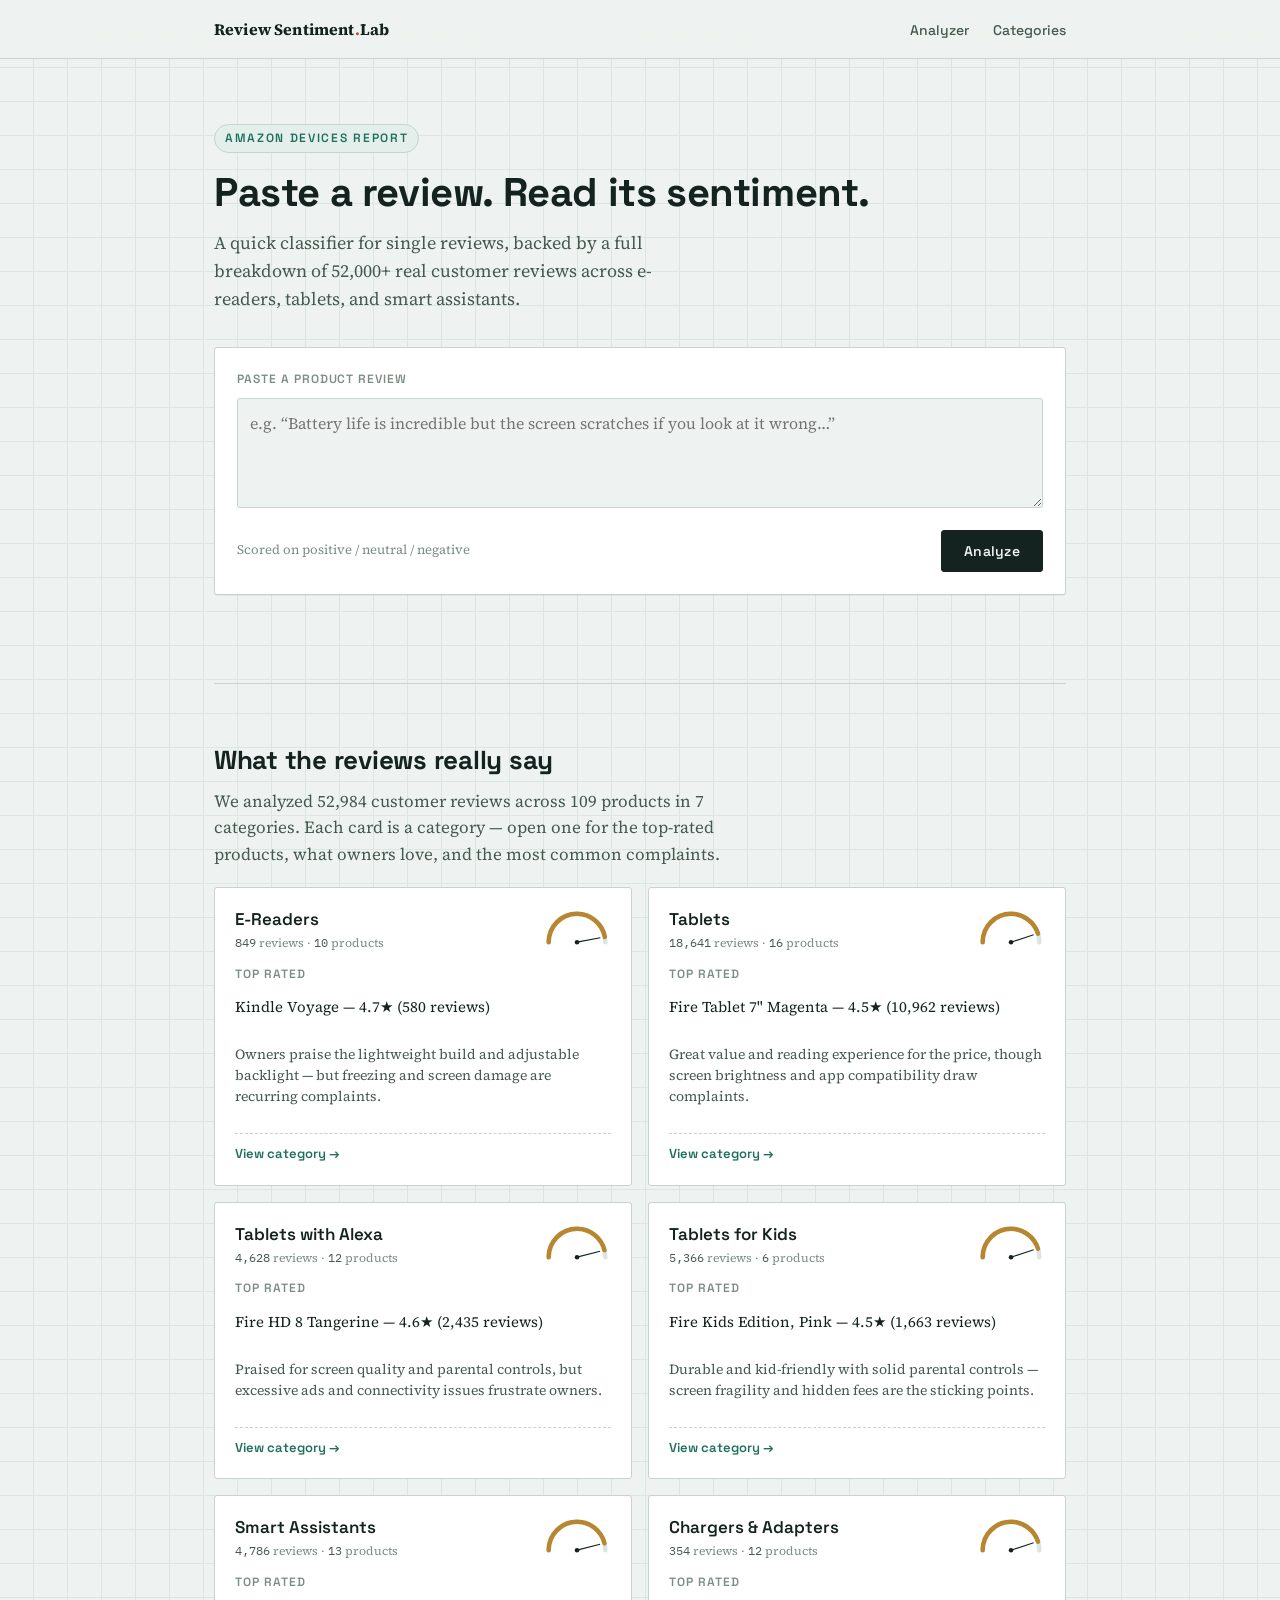
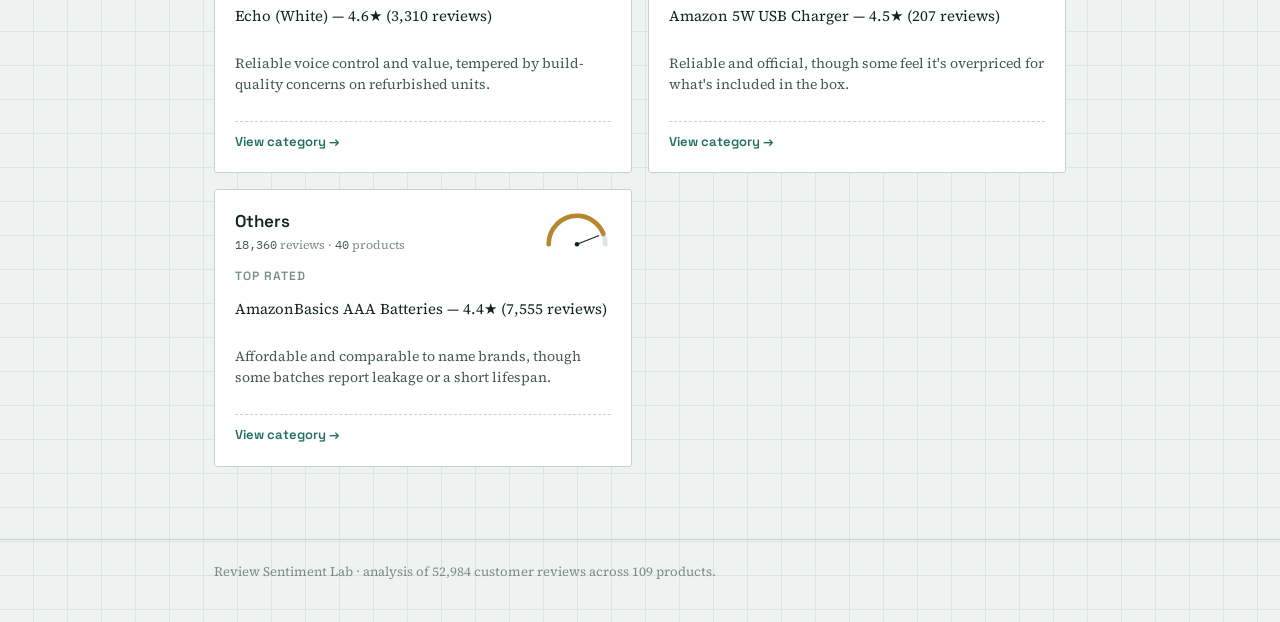
<file: 05_Deployment/Review Sentiment Lab v2/public/index.html>
<!doctype html>
<html lang="en">
<head>
<meta charset="utf-8" />
<title>Review Sentiment Lab</title>
<meta name="viewport" content="width=device-width, initial-scale=1" />
<meta name="description" content="Check the sentiment of any product review, then browse what 52,000+ Amazon device reviews really say across seven categories." />
<link rel="stylesheet" href="styles.css" />
</head>
<body>

  <div class="topbar">
    <div class="wrap">
      <div class="brand">Review Sentiment<span class="dot">.</span>Lab</div>
      <nav>
        <a href="#checker">Analyzer</a>
        <a href="#categories">Categories</a>
      </nav>
    </div>
  </div>

  <div class="wrap">

    <section class="hero" id="checker">
      <span class="eyebrow">Amazon devices report</span>
      <h1>Paste a review. Read its sentiment.</h1>
      <p class="lede">A quick classifier for single reviews, backed by a full breakdown of 52,000+ real customer reviews across e-readers, tablets, and smart assistants.</p>

      <div class="checker">
        <label for="text">Paste a product review</label>
        <textarea id="text" placeholder="e.g. “Battery life is incredible but the screen scratches if you look at it wrong…”"></textarea>
        <div class="checker-footer">
          <span class="hint">Scored on positive / neutral / negative</span>
          <button id="submit">Analyze</button>
        </div>
        <div id="result"></div>
      </div>
    </section>

    <section class="section-head" id="categories">
      <h2>What the reviews really say</h2>
      <p>We analyzed 52,984 customer reviews across 109 products in 7 categories. Each card is a category — open one for the top-rated products, what owners love, and the most common complaints.</p>
    </section>

    <div class="grid">

      <a class="card" href="categories/e-readers.html">
        <div class="card-top">
          <div>
            <div class="card-title">E-Readers</div>
            <div class="card-stats"><span class="stat">849</span> reviews · <span class="stat">10</span> products</div>
          </div>
          <svg class="gauge" viewBox="0 0 120 70" aria-hidden="true">
            <path class="track" d="M10,60 A50,50 0 0 1 110,60"/>
            <path class="fill" d="M10,60 A50,50 0 0 1 110,60" stroke-dasharray="147.7 157.08"/>
            <line class="needle" x1="60" y1="60" x2="60" y2="18" style="transform: rotate(79.2deg)"/>
            <circle class="pivot" cx="60" cy="60" r="4"/>
          </svg>
        </div>
        <div class="card-lead">Top rated</div>
        <div class="card-product">Kindle Voyage — 4.7★ (580 reviews)</div>
        <p class="card-teaser">Owners praise the lightweight build and adjustable backlight — but freezing and screen damage are recurring complaints.</p>
        <div class="card-foot">
          <span class="view-link">View category →</span>
        </div>
      </a>

      <a class="card" href="categories/tablets.html">
        <div class="card-top">
          <div>
            <div class="card-title">Tablets</div>
            <div class="card-stats"><span class="stat">18,641</span> reviews · <span class="stat">16</span> products</div>
          </div>
          <svg class="gauge" viewBox="0 0 120 70" aria-hidden="true">
            <path class="track" d="M10,60 A50,50 0 0 1 110,60"/>
            <path class="fill" d="M10,60 A50,50 0 0 1 110,60" stroke-dasharray="141.4 157.08"/>
            <line class="needle" x1="60" y1="60" x2="60" y2="18" style="transform: rotate(72deg)"/>
            <circle class="pivot" cx="60" cy="60" r="4"/>
          </svg>
        </div>
        <div class="card-lead">Top rated</div>
        <div class="card-product">Fire Tablet 7" Magenta — 4.5★ (10,962 reviews)</div>
        <p class="card-teaser">Great value and reading experience for the price, though screen brightness and app compatibility draw complaints.</p>
        <div class="card-foot">
          <span class="view-link">View category →</span>
        </div>
      </a>

      <a class="card" href="categories/tablets-with-alexa.html">
        <div class="card-top">
          <div>
            <div class="card-title">Tablets with Alexa</div>
            <div class="card-stats"><span class="stat">4,628</span> reviews · <span class="stat">12</span> products</div>
          </div>
          <svg class="gauge" viewBox="0 0 120 70" aria-hidden="true">
            <path class="track" d="M10,60 A50,50 0 0 1 110,60"/>
            <path class="fill" d="M10,60 A50,50 0 0 1 110,60" stroke-dasharray="144.5 157.08"/>
            <line class="needle" x1="60" y1="60" x2="60" y2="18" style="transform: rotate(75.6deg)"/>
            <circle class="pivot" cx="60" cy="60" r="4"/>
          </svg>
        </div>
        <div class="card-lead">Top rated</div>
        <div class="card-product">Fire HD 8 Tangerine — 4.6★ (2,435 reviews)</div>
        <p class="card-teaser">Praised for screen quality and parental controls, but excessive ads and connectivity issues frustrate owners.</p>
        <div class="card-foot">
          <span class="view-link">View category →</span>
        </div>
      </a>

      <a class="card" href="categories/tablets-for-kids.html">
        <div class="card-top">
          <div>
            <div class="card-title">Tablets for Kids</div>
            <div class="card-stats"><span class="stat">5,366</span> reviews · <span class="stat">6</span> products</div>
          </div>
          <svg class="gauge" viewBox="0 0 120 70" aria-hidden="true">
            <path class="track" d="M10,60 A50,50 0 0 1 110,60"/>
            <path class="fill" d="M10,60 A50,50 0 0 1 110,60" stroke-dasharray="141.4 157.08"/>
            <line class="needle" x1="60" y1="60" x2="60" y2="18" style="transform: rotate(72deg)"/>
            <circle class="pivot" cx="60" cy="60" r="4"/>
          </svg>
        </div>
        <div class="card-lead">Top rated</div>
        <div class="card-product">Fire Kids Edition, Pink — 4.5★ (1,663 reviews)</div>
        <p class="card-teaser">Durable and kid-friendly with solid parental controls — screen fragility and hidden fees are the sticking points.</p>
        <div class="card-foot">
          <span class="view-link">View category →</span>
        </div>
      </a>

      <a class="card" href="categories/smart-assistants.html">
        <div class="card-top">
          <div>
            <div class="card-title">Smart Assistants</div>
            <div class="card-stats"><span class="stat">4,786</span> reviews · <span class="stat">13</span> products</div>
          </div>
          <svg class="gauge" viewBox="0 0 120 70" aria-hidden="true">
            <path class="track" d="M10,60 A50,50 0 0 1 110,60"/>
            <path class="fill" d="M10,60 A50,50 0 0 1 110,60" stroke-dasharray="144.5 157.08"/>
            <line class="needle" x1="60" y1="60" x2="60" y2="18" style="transform: rotate(75.6deg)"/>
            <circle class="pivot" cx="60" cy="60" r="4"/>
          </svg>
        </div>
        <div class="card-lead">Top rated</div>
        <div class="card-product">Echo (White) — 4.6★ (3,310 reviews)</div>
        <p class="card-teaser">Reliable voice control and value, tempered by build-quality concerns on refurbished units.</p>
        <div class="card-foot">
          <span class="view-link">View category →</span>
        </div>
      </a>

      <a class="card" href="categories/chargers-adapters.html">
        <div class="card-top">
          <div>
            <div class="card-title">Chargers & Adapters</div>
            <div class="card-stats"><span class="stat">354</span> reviews · <span class="stat">12</span> products</div>
          </div>
          <svg class="gauge" viewBox="0 0 120 70" aria-hidden="true">
            <path class="track" d="M10,60 A50,50 0 0 1 110,60"/>
            <path class="fill" d="M10,60 A50,50 0 0 1 110,60" stroke-dasharray="141.4 157.08"/>
            <line class="needle" x1="60" y1="60" x2="60" y2="18" style="transform: rotate(72deg)"/>
            <circle class="pivot" cx="60" cy="60" r="4"/>
          </svg>
        </div>
        <div class="card-lead">Top rated</div>
        <div class="card-product">Amazon 5W USB Charger — 4.5★ (207 reviews)</div>
        <p class="card-teaser">Reliable and official, though some feel it's overpriced for what's included in the box.</p>
        <div class="card-foot">
          <span class="view-link">View category →</span>
        </div>
      </a>

      <a class="card" href="categories/others.html">
        <div class="card-top">
          <div>
            <div class="card-title">Others</div>
            <div class="card-stats"><span class="stat">18,360</span> reviews · <span class="stat">40</span> products</div>
          </div>
          <svg class="gauge" viewBox="0 0 120 70" aria-hidden="true">
            <path class="track" d="M10,60 A50,50 0 0 1 110,60"/>
            <path class="fill" d="M10,60 A50,50 0 0 1 110,60" stroke-dasharray="138.2 157.08"/>
            <line class="needle" x1="60" y1="60" x2="60" y2="18" style="transform: rotate(68.4deg)"/>
            <circle class="pivot" cx="60" cy="60" r="4"/>
          </svg>
        </div>
        <div class="card-lead">Top rated</div>
        <div class="card-product">AmazonBasics AAA Batteries — 4.4★ (7,555 reviews)</div>
        <p class="card-teaser">Affordable and comparable to name brands, though some batches report leakage or a short lifespan.</p>
        <div class="card-foot">
          <span class="view-link">View category →</span>
        </div>
      </a>

    </div>

  </div>

  <footer>
    <div class="wrap">Review Sentiment Lab · analysis of 52,984 customer reviews across 109 products.</div>
  </footer>

  <script>
    const btn = document.getElementById("submit");
    const textEl = document.getElementById("text");
    const resultEl = document.getElementById("result");

    btn.addEventListener("click", async () => {
      const text = textEl.value.trim();
      if (!text) return;

      btn.disabled = true;
      btn.textContent = "Analyzing...";
      resultEl.style.display = "none";

      try {
        const res = await fetch("/api/predict", {
          method: "POST",
          headers: { "Content-Type": "application/json" },
          body: JSON.stringify({ text }),
        });
        const data = await res.json();

        if (data.error) throw new Error(data.error);

        resultEl.className = data.label;
        resultEl.style.display = "block";
        resultEl.innerHTML = `
          <strong>Sentiment: ${data.label}</strong>
          <div class="scores">
            ${Object.entries(data.scores)
              .map(([k, v]) => `${k}: ${(v * 100).toFixed(1)}%`)
              .join(" &nbsp;·&nbsp; ")}
          </div>`;
      } catch (err) {
        resultEl.className = "";
        resultEl.style.display = "block";
        resultEl.textContent = "Error: " + err.message;
      } finally {
        btn.disabled = false;
        btn.textContent = "Analyze";
      }
    });
  </script>
</body>
</html>
</file>
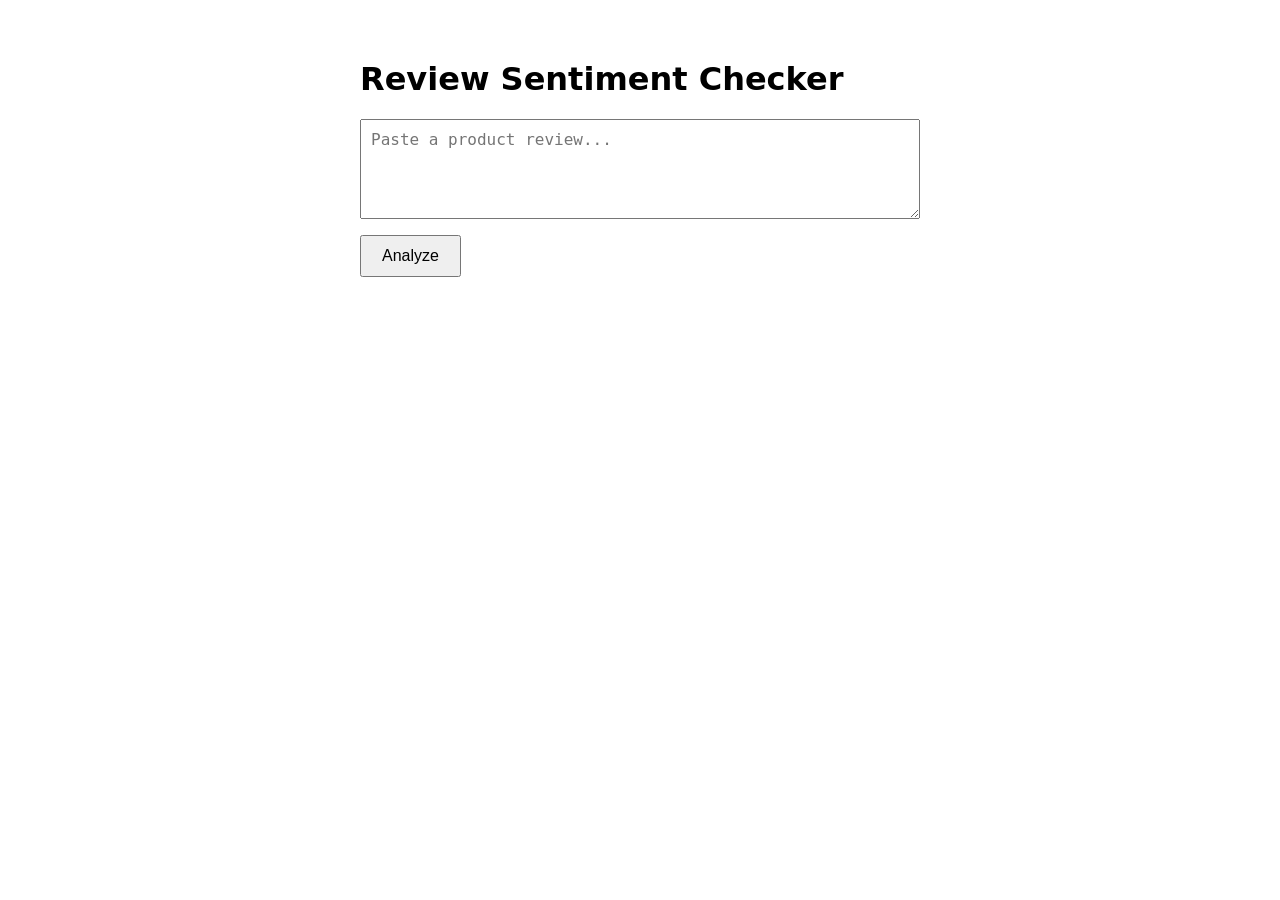
<file: 05_Deployment/Review Sentiment Lab v2/public/old-index.html>
<!doctype html>
<html lang="en">
<head>
<meta charset="utf-8" />
<title>Review Sentiment Checker</title>
<meta name="viewport" content="width=device-width, initial-scale=1" />
<style>
  body { font-family: system-ui, sans-serif; max-width: 560px; margin: 60px auto; padding: 0 20px; }
  textarea { width: 100%; min-height: 100px; font-size: 16px; padding: 10px; box-sizing: border-box; }
  button { margin-top: 12px; padding: 10px 20px; font-size: 16px; cursor: pointer; }
  #result { margin-top: 20px; padding: 16px; border-radius: 8px; display: none; }
  #result.positive { background: #e6f7e9; }
  #result.neutral  { background: #fff8e1; }
  #result.negative { background: #fdecea; }
  .scores { font-size: 13px; color: #555; margin-top: 8px; }
</style>
</head>
<body>
  <h1>Review Sentiment Checker</h1>
  <textarea id="text" placeholder="Paste a product review..."></textarea>
  <br />
  <button id="submit">Analyze</button>
  <div id="result"></div>

  <script>
    const btn = document.getElementById("submit");
    const textEl = document.getElementById("text");
    const resultEl = document.getElementById("result");

    btn.addEventListener("click", async () => {
      const text = textEl.value.trim();
      if (!text) return;

      btn.disabled = true;
      btn.textContent = "Analyzing...";
      resultEl.style.display = "none";

      try {
        const res = await fetch("/api/predict", {
          method: "POST",
          headers: { "Content-Type": "application/json" },
          body: JSON.stringify({ text }),
        });
        const data = await res.json();

        if (data.error) throw new Error(data.error);

        resultEl.className = data.label;
        resultEl.style.display = "block";
        resultEl.innerHTML = `
          <strong>Sentiment: ${data.label}</strong>
          <div class="scores">
            ${Object.entries(data.scores)
              .map(([k, v]) => `${k}: ${(v * 100).toFixed(1)}%`)
              .join(" &nbsp;·&nbsp; ")}
          </div>`;
      } catch (err) {
        resultEl.className = "";
        resultEl.style.display = "block";
        resultEl.textContent = "Error: " + err.message;
      } finally {
        btn.disabled = false;
        btn.textContent = "Analyze";
      }
    });
  </script>
</body>
</html>
</file>
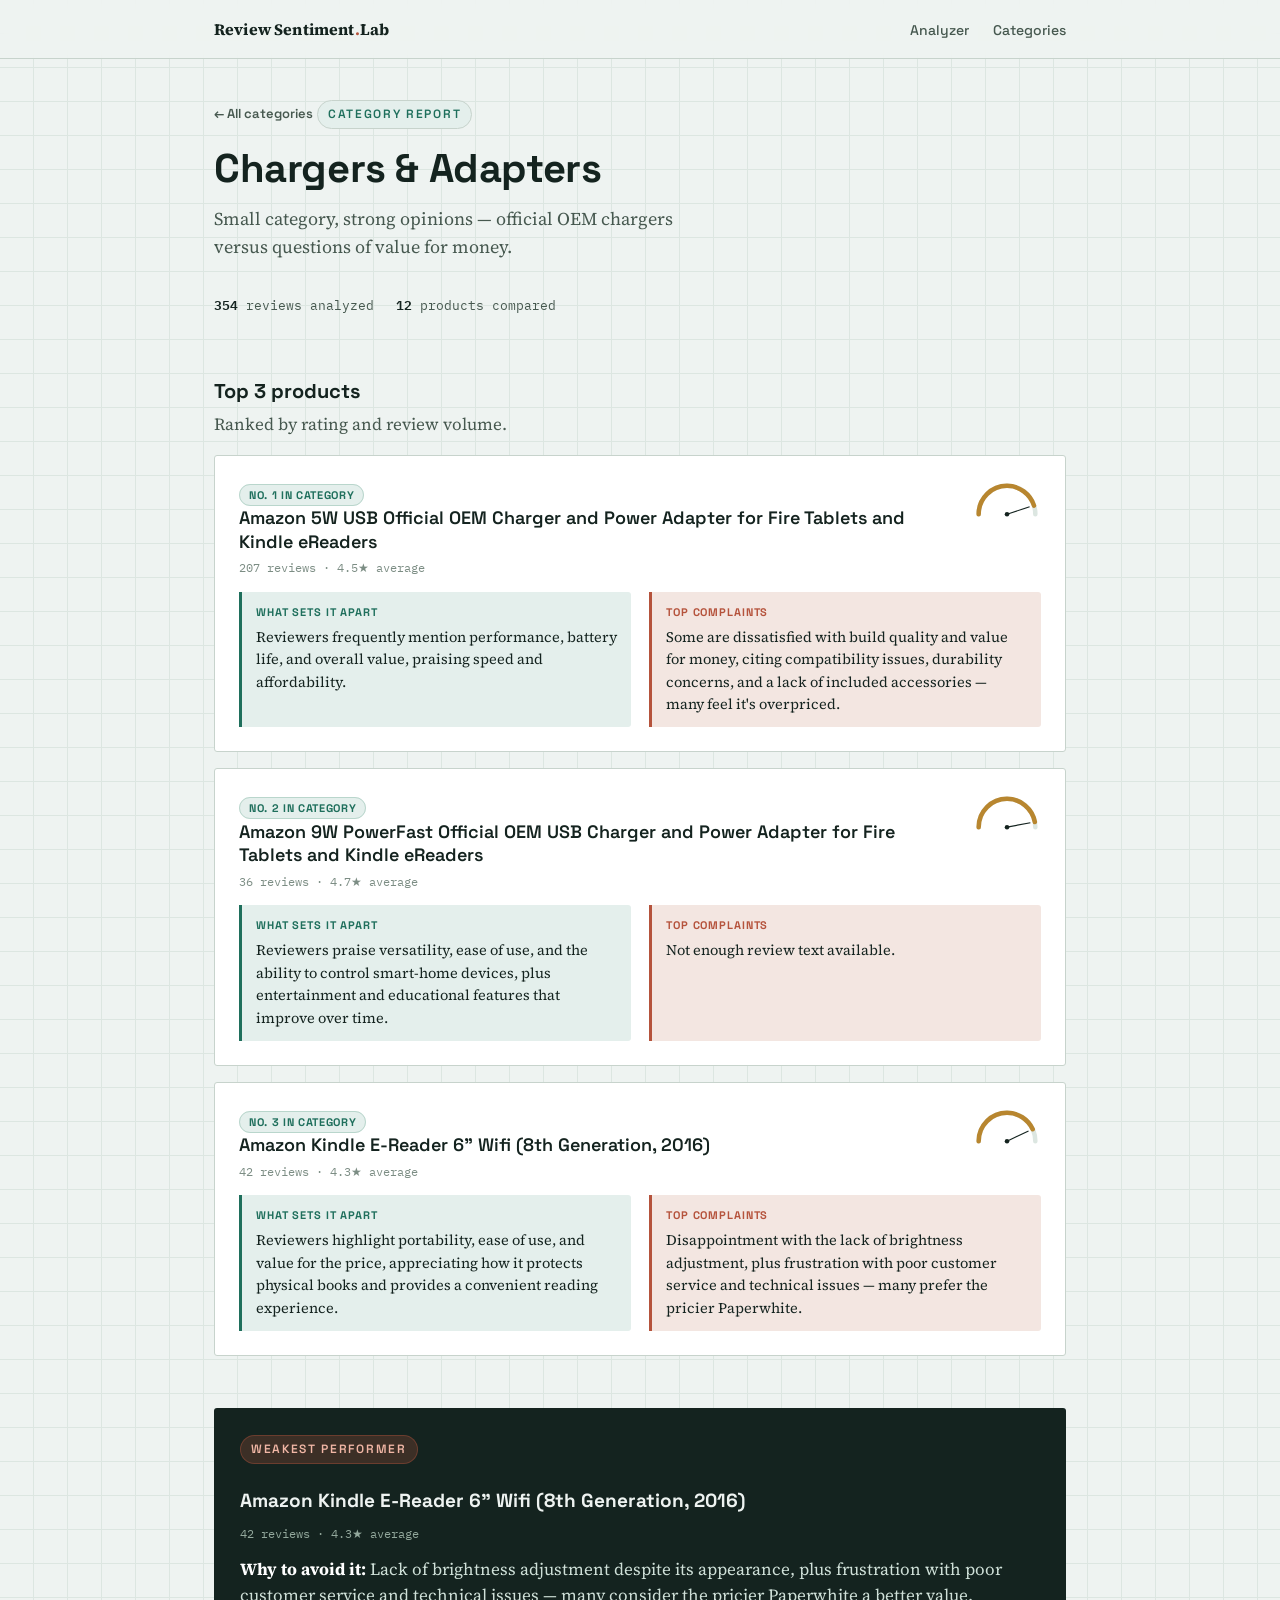
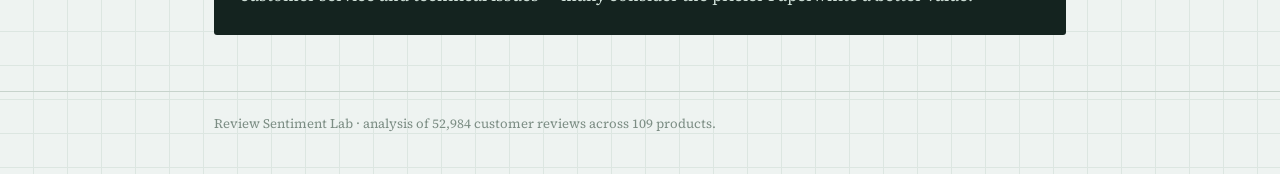
<file: 05_Deployment/Review Sentiment Lab v2/public/categories/chargers-adapters.html>
<!doctype html>
<html lang="en">
<head>
<meta charset="utf-8" />
<title>Chargers & Adapters — Review Sentiment Lab</title>
<meta name="viewport" content="width=device-width, initial-scale=1" />
<meta name="description" content="What 354 customer reviews of chargers & adapters products really say — top-rated picks and common complaints." />
<link rel="stylesheet" href="../styles.css" />
</head>
<body>

  <div class="topbar">
    <div class="wrap">
      <div class="brand">Review Sentiment<span class="dot">.</span>Lab</div>
      <nav>
        <a href="../index.html#checker">Analyzer</a>
        <a href="../index.html#categories">Categories</a>
      </nav>
    </div>
  </div>

  <div class="wrap">
    <section class="cat-hero">
      <a class="back-link" href="../index.html#categories">&larr; All categories</a>
      <span class="eyebrow">Category report</span>
      <h1>Chargers & Adapters</h1>
      <p class="lede">Small category, strong opinions — official OEM chargers versus questions of value for money.</p>
      <div class="cat-meta">
        <span><b>354</b> reviews analyzed</span>
        <span><b>12</b> products compared</span>
      </div>
    </section>

    <section style="padding: 28px 0 8px;">
      <h2 style="font-family:'Space Grotesk',sans-serif; font-size:20px; margin-bottom:4px;">Top 3 products</h2>
      <p style="color:var(--ink-soft); margin-top:0;">Ranked by rating and review volume.</p>

      <div class="product">
        <div class="product-head">
          <div>
            <span class="rank-badge">No. 1 in category</span>
            <div class="product-name">Amazon 5W USB Official OEM Charger and Power Adapter for Fire Tablets and Kindle eReaders</div>
            <div class="product-meta">207 reviews · 4.5★ average</div>
          </div>
          <svg class="gauge" viewBox="0 0 120 70" aria-hidden="true">
            <path class="track" d="M10,60 A50,50 0 0 1 110,60"/>
            <path class="fill" d="M10,60 A50,50 0 0 1 110,60" stroke-dasharray="141.4 157.08"/>
            <line class="needle" x1="60" y1="60" x2="60" y2="18" style="transform: rotate(72.0deg)"/>
            <circle class="pivot" cx="60" cy="60" r="4"/>
          </svg>
        </div>
        <div class="two-col">
          <div class="note">
            <span class="note-label">What sets it apart</span>
            Reviewers frequently mention performance, battery life, and overall value, praising speed and affordability.
          </div>
          <div class="note warn">
            <span class="note-label">Top complaints</span>
            Some are dissatisfied with build quality and value for money, citing compatibility issues, durability concerns, and a lack of included accessories — many feel it's overpriced.
          </div>
        </div>
      </div>

      <div class="product">
        <div class="product-head">
          <div>
            <span class="rank-badge">No. 2 in category</span>
            <div class="product-name">Amazon 9W PowerFast Official OEM USB Charger and Power Adapter for Fire Tablets and Kindle eReaders</div>
            <div class="product-meta">36 reviews · 4.7★ average</div>
          </div>
          <svg class="gauge" viewBox="0 0 120 70" aria-hidden="true">
            <path class="track" d="M10,60 A50,50 0 0 1 110,60"/>
            <path class="fill" d="M10,60 A50,50 0 0 1 110,60" stroke-dasharray="147.7 157.08"/>
            <line class="needle" x1="60" y1="60" x2="60" y2="18" style="transform: rotate(79.2deg)"/>
            <circle class="pivot" cx="60" cy="60" r="4"/>
          </svg>
        </div>
        <div class="two-col">
          <div class="note">
            <span class="note-label">What sets it apart</span>
            Reviewers praise versatility, ease of use, and the ability to control smart-home devices, plus entertainment and educational features that improve over time.
          </div>
          <div class="note warn">
            <span class="note-label">Top complaints</span>
            Not enough review text available.
          </div>
        </div>
      </div>

      <div class="product">
        <div class="product-head">
          <div>
            <span class="rank-badge">No. 3 in category</span>
            <div class="product-name">Amazon Kindle E-Reader 6" Wifi (8th Generation, 2016)</div>
            <div class="product-meta">42 reviews · 4.3★ average</div>
          </div>
          <svg class="gauge" viewBox="0 0 120 70" aria-hidden="true">
            <path class="track" d="M10,60 A50,50 0 0 1 110,60"/>
            <path class="fill" d="M10,60 A50,50 0 0 1 110,60" stroke-dasharray="135.1 157.08"/>
            <line class="needle" x1="60" y1="60" x2="60" y2="18" style="transform: rotate(64.8deg)"/>
            <circle class="pivot" cx="60" cy="60" r="4"/>
          </svg>
        </div>
        <div class="two-col">
          <div class="note">
            <span class="note-label">What sets it apart</span>
            Reviewers highlight portability, ease of use, and value for the price, appreciating how it protects physical books and provides a convenient reading experience.
          </div>
          <div class="note warn">
            <span class="note-label">Top complaints</span>
            Disappointment with the lack of brightness adjustment, plus frustration with poor customer service and technical issues — many prefer the pricier Paperwhite.
          </div>
        </div>
      </div>
    </section>

    <section class="worst-block">
      <span class="eyebrow">Weakest performer</span>
      <h3>Amazon Kindle E-Reader 6" Wifi (8th Generation, 2016)</h3>
      <div class="product-meta">42 reviews · 4.3★ average</div>
      <p style="margin-top:12px;"><strong style="color:#fff;">Why to avoid it: </strong>Lack of brightness adjustment despite its appearance, plus frustration with poor customer service and technical issues — many consider the pricier Paperwhite a better value.</p>
    </section>
  </div>

  <footer>
    <div class="wrap">Review Sentiment Lab · analysis of 52,984 customer reviews across 109 products.</div>
  </footer>

</body>
</html>
</file>
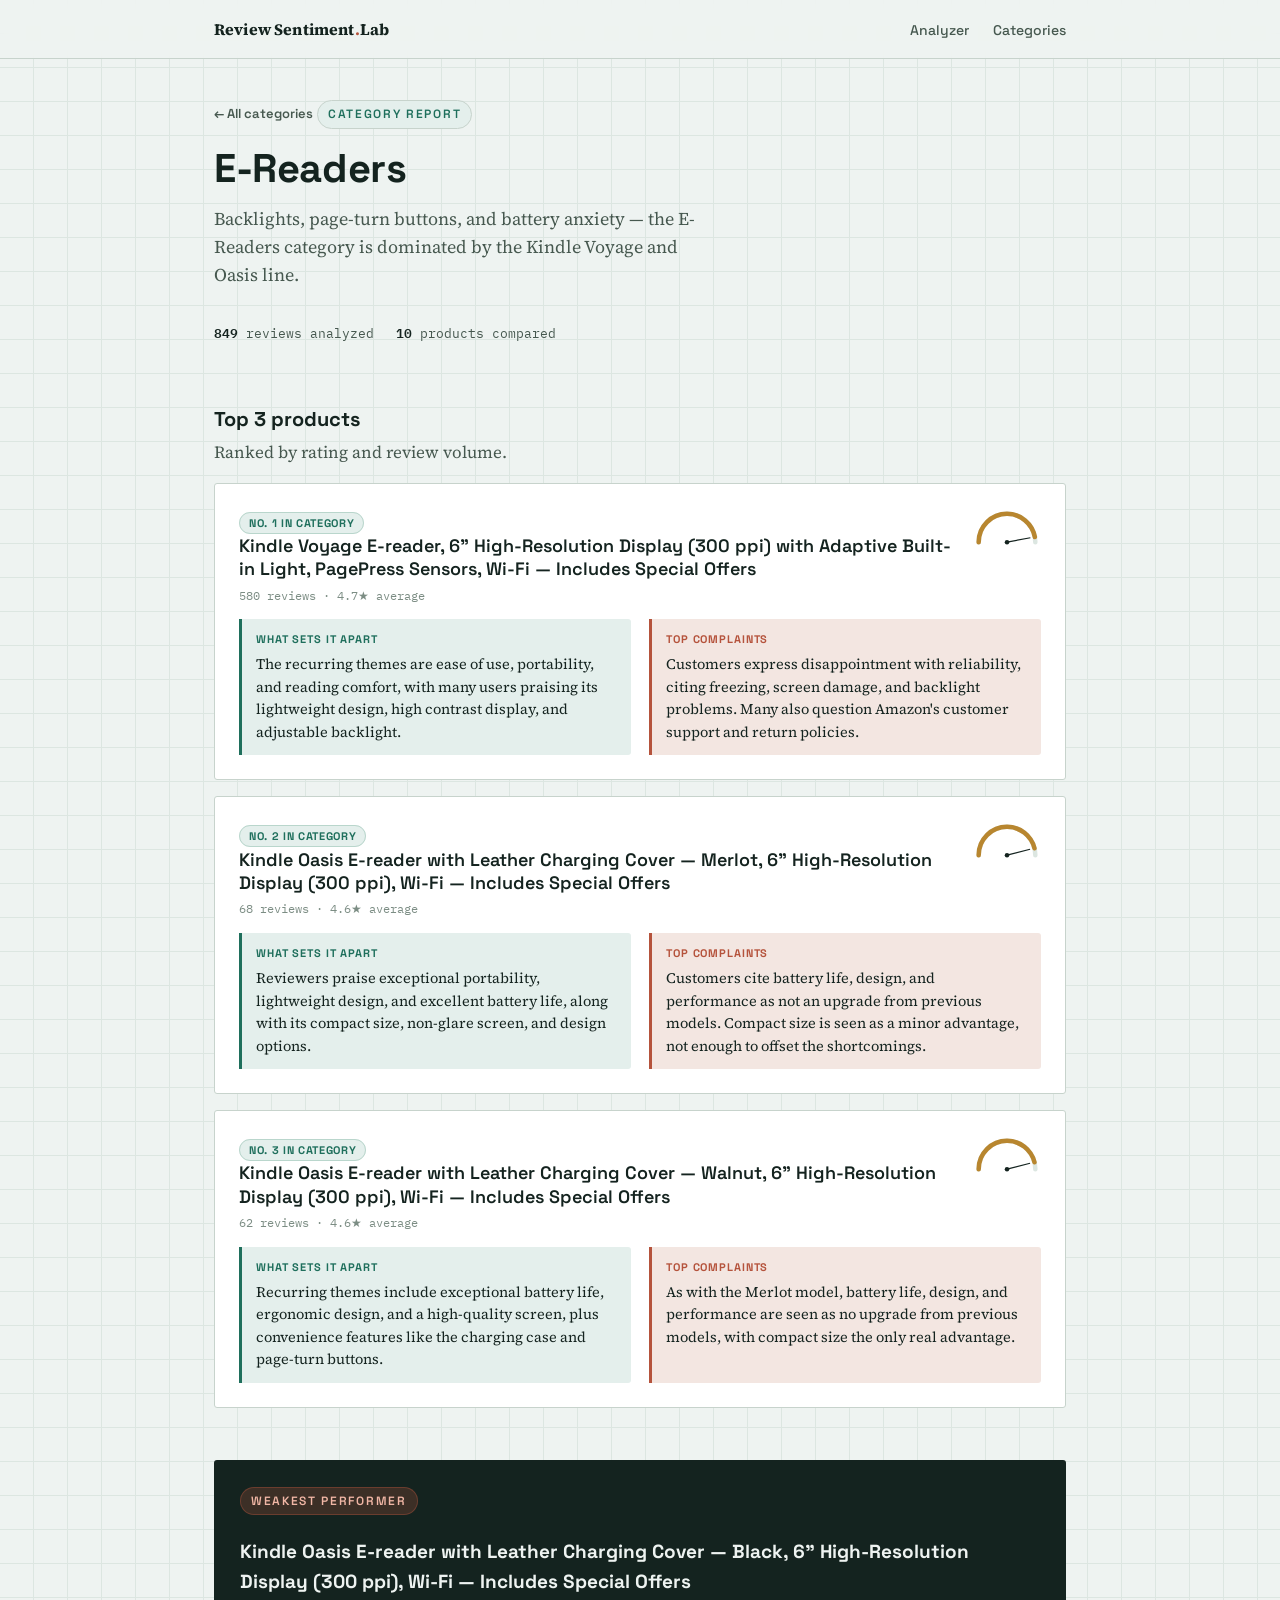
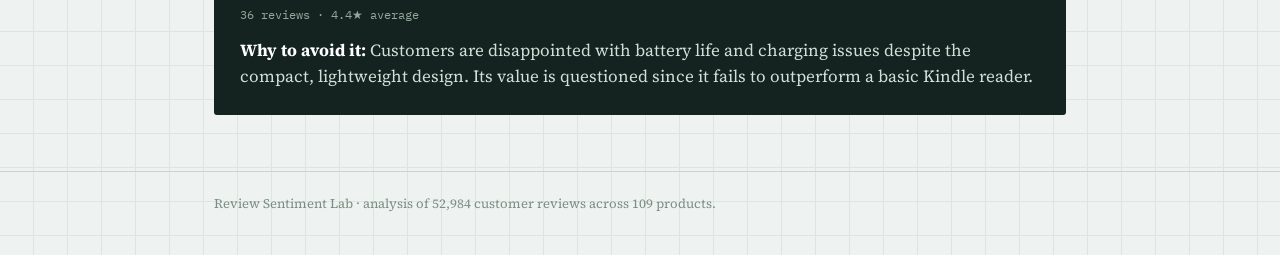
<file: 05_Deployment/Review Sentiment Lab v2/public/categories/e-readers.html>
<!doctype html>
<html lang="en">
<head>
<meta charset="utf-8" />
<title>E-Readers — Review Sentiment Lab</title>
<meta name="viewport" content="width=device-width, initial-scale=1" />
<meta name="description" content="What 849 customer reviews of e-readers products really say — top-rated picks and common complaints." />
<link rel="stylesheet" href="../styles.css" />
</head>
<body>

  <div class="topbar">
    <div class="wrap">
      <div class="brand">Review Sentiment<span class="dot">.</span>Lab</div>
      <nav>
        <a href="../index.html#checker">Analyzer</a>
        <a href="../index.html#categories">Categories</a>
      </nav>
    </div>
  </div>

  <div class="wrap">
    <section class="cat-hero">
      <a class="back-link" href="../index.html#categories">&larr; All categories</a>
      <span class="eyebrow">Category report</span>
      <h1>E-Readers</h1>
      <p class="lede">Backlights, page-turn buttons, and battery anxiety — the E-Readers category is dominated by the Kindle Voyage and Oasis line.</p>
      <div class="cat-meta">
        <span><b>849</b> reviews analyzed</span>
        <span><b>10</b> products compared</span>
      </div>
    </section>

    <section style="padding: 28px 0 8px;">
      <h2 style="font-family:'Space Grotesk',sans-serif; font-size:20px; margin-bottom:4px;">Top 3 products</h2>
      <p style="color:var(--ink-soft); margin-top:0;">Ranked by rating and review volume.</p>

      <div class="product">
        <div class="product-head">
          <div>
            <span class="rank-badge">No. 1 in category</span>
            <div class="product-name">Kindle Voyage E-reader, 6" High-Resolution Display (300 ppi) with Adaptive Built-in Light, PagePress Sensors, Wi-Fi — Includes Special Offers</div>
            <div class="product-meta">580 reviews · 4.7★ average</div>
          </div>
          <svg class="gauge" viewBox="0 0 120 70" aria-hidden="true">
            <path class="track" d="M10,60 A50,50 0 0 1 110,60"/>
            <path class="fill" d="M10,60 A50,50 0 0 1 110,60" stroke-dasharray="147.7 157.08"/>
            <line class="needle" x1="60" y1="60" x2="60" y2="18" style="transform: rotate(79.2deg)"/>
            <circle class="pivot" cx="60" cy="60" r="4"/>
          </svg>
        </div>
        <div class="two-col">
          <div class="note">
            <span class="note-label">What sets it apart</span>
            The recurring themes are ease of use, portability, and reading comfort, with many users praising its lightweight design, high contrast display, and adjustable backlight.
          </div>
          <div class="note warn">
            <span class="note-label">Top complaints</span>
            Customers express disappointment with reliability, citing freezing, screen damage, and backlight problems. Many also question Amazon's customer support and return policies.
          </div>
        </div>
      </div>

      <div class="product">
        <div class="product-head">
          <div>
            <span class="rank-badge">No. 2 in category</span>
            <div class="product-name">Kindle Oasis E-reader with Leather Charging Cover — Merlot, 6" High-Resolution Display (300 ppi), Wi-Fi — Includes Special Offers</div>
            <div class="product-meta">68 reviews · 4.6★ average</div>
          </div>
          <svg class="gauge" viewBox="0 0 120 70" aria-hidden="true">
            <path class="track" d="M10,60 A50,50 0 0 1 110,60"/>
            <path class="fill" d="M10,60 A50,50 0 0 1 110,60" stroke-dasharray="144.5 157.08"/>
            <line class="needle" x1="60" y1="60" x2="60" y2="18" style="transform: rotate(75.6deg)"/>
            <circle class="pivot" cx="60" cy="60" r="4"/>
          </svg>
        </div>
        <div class="two-col">
          <div class="note">
            <span class="note-label">What sets it apart</span>
            Reviewers praise exceptional portability, lightweight design, and excellent battery life, along with its compact size, non-glare screen, and design options.
          </div>
          <div class="note warn">
            <span class="note-label">Top complaints</span>
            Customers cite battery life, design, and performance as not an upgrade from previous models. Compact size is seen as a minor advantage, not enough to offset the shortcomings.
          </div>
        </div>
      </div>

      <div class="product">
        <div class="product-head">
          <div>
            <span class="rank-badge">No. 3 in category</span>
            <div class="product-name">Kindle Oasis E-reader with Leather Charging Cover — Walnut, 6" High-Resolution Display (300 ppi), Wi-Fi — Includes Special Offers</div>
            <div class="product-meta">62 reviews · 4.6★ average</div>
          </div>
          <svg class="gauge" viewBox="0 0 120 70" aria-hidden="true">
            <path class="track" d="M10,60 A50,50 0 0 1 110,60"/>
            <path class="fill" d="M10,60 A50,50 0 0 1 110,60" stroke-dasharray="144.5 157.08"/>
            <line class="needle" x1="60" y1="60" x2="60" y2="18" style="transform: rotate(75.6deg)"/>
            <circle class="pivot" cx="60" cy="60" r="4"/>
          </svg>
        </div>
        <div class="two-col">
          <div class="note">
            <span class="note-label">What sets it apart</span>
            Recurring themes include exceptional battery life, ergonomic design, and a high-quality screen, plus convenience features like the charging case and page-turn buttons.
          </div>
          <div class="note warn">
            <span class="note-label">Top complaints</span>
            As with the Merlot model, battery life, design, and performance are seen as no upgrade from previous models, with compact size the only real advantage.
          </div>
        </div>
      </div>
    </section>

    <section class="worst-block">
      <span class="eyebrow">Weakest performer</span>
      <h3>Kindle Oasis E-reader with Leather Charging Cover — Black, 6" High-Resolution Display (300 ppi), Wi-Fi — Includes Special Offers</h3>
      <div class="product-meta">36 reviews · 4.4★ average</div>
      <p style="margin-top:12px;"><strong style="color:#fff;">Why to avoid it: </strong>Customers are disappointed with battery life and charging issues despite the compact, lightweight design. Its value is questioned since it fails to outperform a basic Kindle reader.</p>
    </section>
  </div>

  <footer>
    <div class="wrap">Review Sentiment Lab · analysis of 52,984 customer reviews across 109 products.</div>
  </footer>

</body>
</html>
</file>
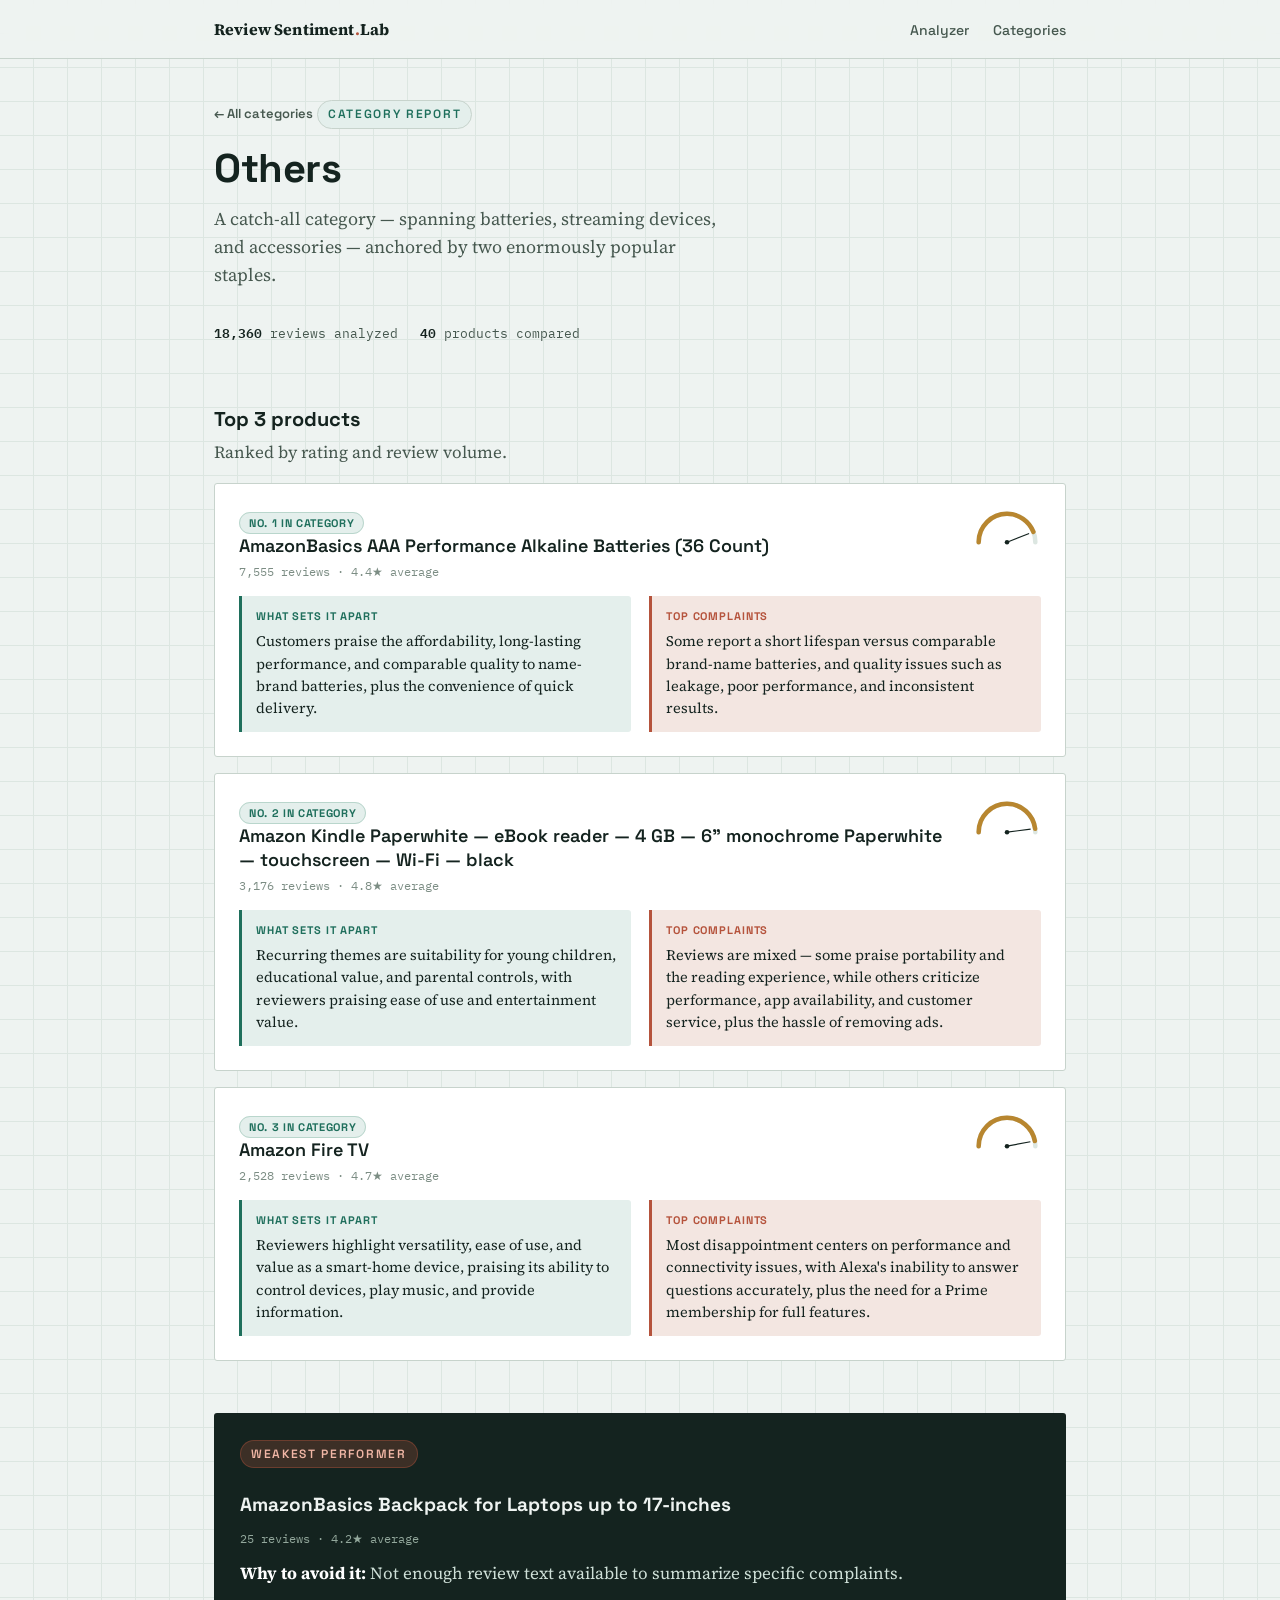
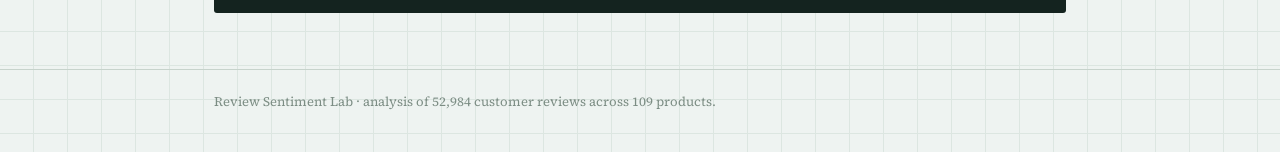
<file: 05_Deployment/Review Sentiment Lab v2/public/categories/others.html>
<!doctype html>
<html lang="en">
<head>
<meta charset="utf-8" />
<title>Others — Review Sentiment Lab</title>
<meta name="viewport" content="width=device-width, initial-scale=1" />
<meta name="description" content="What 18,360 customer reviews of others products really say — top-rated picks and common complaints." />
<link rel="stylesheet" href="../styles.css" />
</head>
<body>

  <div class="topbar">
    <div class="wrap">
      <div class="brand">Review Sentiment<span class="dot">.</span>Lab</div>
      <nav>
        <a href="../index.html#checker">Analyzer</a>
        <a href="../index.html#categories">Categories</a>
      </nav>
    </div>
  </div>

  <div class="wrap">
    <section class="cat-hero">
      <a class="back-link" href="../index.html#categories">&larr; All categories</a>
      <span class="eyebrow">Category report</span>
      <h1>Others</h1>
      <p class="lede">A catch-all category — spanning batteries, streaming devices, and accessories — anchored by two enormously popular staples.</p>
      <div class="cat-meta">
        <span><b>18,360</b> reviews analyzed</span>
        <span><b>40</b> products compared</span>
      </div>
    </section>

    <section style="padding: 28px 0 8px;">
      <h2 style="font-family:'Space Grotesk',sans-serif; font-size:20px; margin-bottom:4px;">Top 3 products</h2>
      <p style="color:var(--ink-soft); margin-top:0;">Ranked by rating and review volume.</p>

      <div class="product">
        <div class="product-head">
          <div>
            <span class="rank-badge">No. 1 in category</span>
            <div class="product-name">AmazonBasics AAA Performance Alkaline Batteries (36 Count)</div>
            <div class="product-meta">7,555 reviews · 4.4★ average</div>
          </div>
          <svg class="gauge" viewBox="0 0 120 70" aria-hidden="true">
            <path class="track" d="M10,60 A50,50 0 0 1 110,60"/>
            <path class="fill" d="M10,60 A50,50 0 0 1 110,60" stroke-dasharray="138.2 157.08"/>
            <line class="needle" x1="60" y1="60" x2="60" y2="18" style="transform: rotate(68.4deg)"/>
            <circle class="pivot" cx="60" cy="60" r="4"/>
          </svg>
        </div>
        <div class="two-col">
          <div class="note">
            <span class="note-label">What sets it apart</span>
            Customers praise the affordability, long-lasting performance, and comparable quality to name-brand batteries, plus the convenience of quick delivery.
          </div>
          <div class="note warn">
            <span class="note-label">Top complaints</span>
            Some report a short lifespan versus comparable brand-name batteries, and quality issues such as leakage, poor performance, and inconsistent results.
          </div>
        </div>
      </div>

      <div class="product">
        <div class="product-head">
          <div>
            <span class="rank-badge">No. 2 in category</span>
            <div class="product-name">Amazon Kindle Paperwhite — eBook reader — 4 GB — 6" monochrome Paperwhite — touchscreen — Wi-Fi — black</div>
            <div class="product-meta">3,176 reviews · 4.8★ average</div>
          </div>
          <svg class="gauge" viewBox="0 0 120 70" aria-hidden="true">
            <path class="track" d="M10,60 A50,50 0 0 1 110,60"/>
            <path class="fill" d="M10,60 A50,50 0 0 1 110,60" stroke-dasharray="150.8 157.08"/>
            <line class="needle" x1="60" y1="60" x2="60" y2="18" style="transform: rotate(82.8deg)"/>
            <circle class="pivot" cx="60" cy="60" r="4"/>
          </svg>
        </div>
        <div class="two-col">
          <div class="note">
            <span class="note-label">What sets it apart</span>
            Recurring themes are suitability for young children, educational value, and parental controls, with reviewers praising ease of use and entertainment value.
          </div>
          <div class="note warn">
            <span class="note-label">Top complaints</span>
            Reviews are mixed — some praise portability and the reading experience, while others criticize performance, app availability, and customer service, plus the hassle of removing ads.
          </div>
        </div>
      </div>

      <div class="product">
        <div class="product-head">
          <div>
            <span class="rank-badge">No. 3 in category</span>
            <div class="product-name">Amazon Fire TV</div>
            <div class="product-meta">2,528 reviews · 4.7★ average</div>
          </div>
          <svg class="gauge" viewBox="0 0 120 70" aria-hidden="true">
            <path class="track" d="M10,60 A50,50 0 0 1 110,60"/>
            <path class="fill" d="M10,60 A50,50 0 0 1 110,60" stroke-dasharray="147.7 157.08"/>
            <line class="needle" x1="60" y1="60" x2="60" y2="18" style="transform: rotate(79.2deg)"/>
            <circle class="pivot" cx="60" cy="60" r="4"/>
          </svg>
        </div>
        <div class="two-col">
          <div class="note">
            <span class="note-label">What sets it apart</span>
            Reviewers highlight versatility, ease of use, and value as a smart-home device, praising its ability to control devices, play music, and provide information.
          </div>
          <div class="note warn">
            <span class="note-label">Top complaints</span>
            Most disappointment centers on performance and connectivity issues, with Alexa's inability to answer questions accurately, plus the need for a Prime membership for full features.
          </div>
        </div>
      </div>
    </section>

    <section class="worst-block">
      <span class="eyebrow">Weakest performer</span>
      <h3>AmazonBasics Backpack for Laptops up to 17-inches</h3>
      <div class="product-meta">25 reviews · 4.2★ average</div>
      <p style="margin-top:12px;"><strong style="color:#fff;">Why to avoid it: </strong>Not enough review text available to summarize specific complaints.</p>
    </section>
  </div>

  <footer>
    <div class="wrap">Review Sentiment Lab · analysis of 52,984 customer reviews across 109 products.</div>
  </footer>

</body>
</html>
</file>
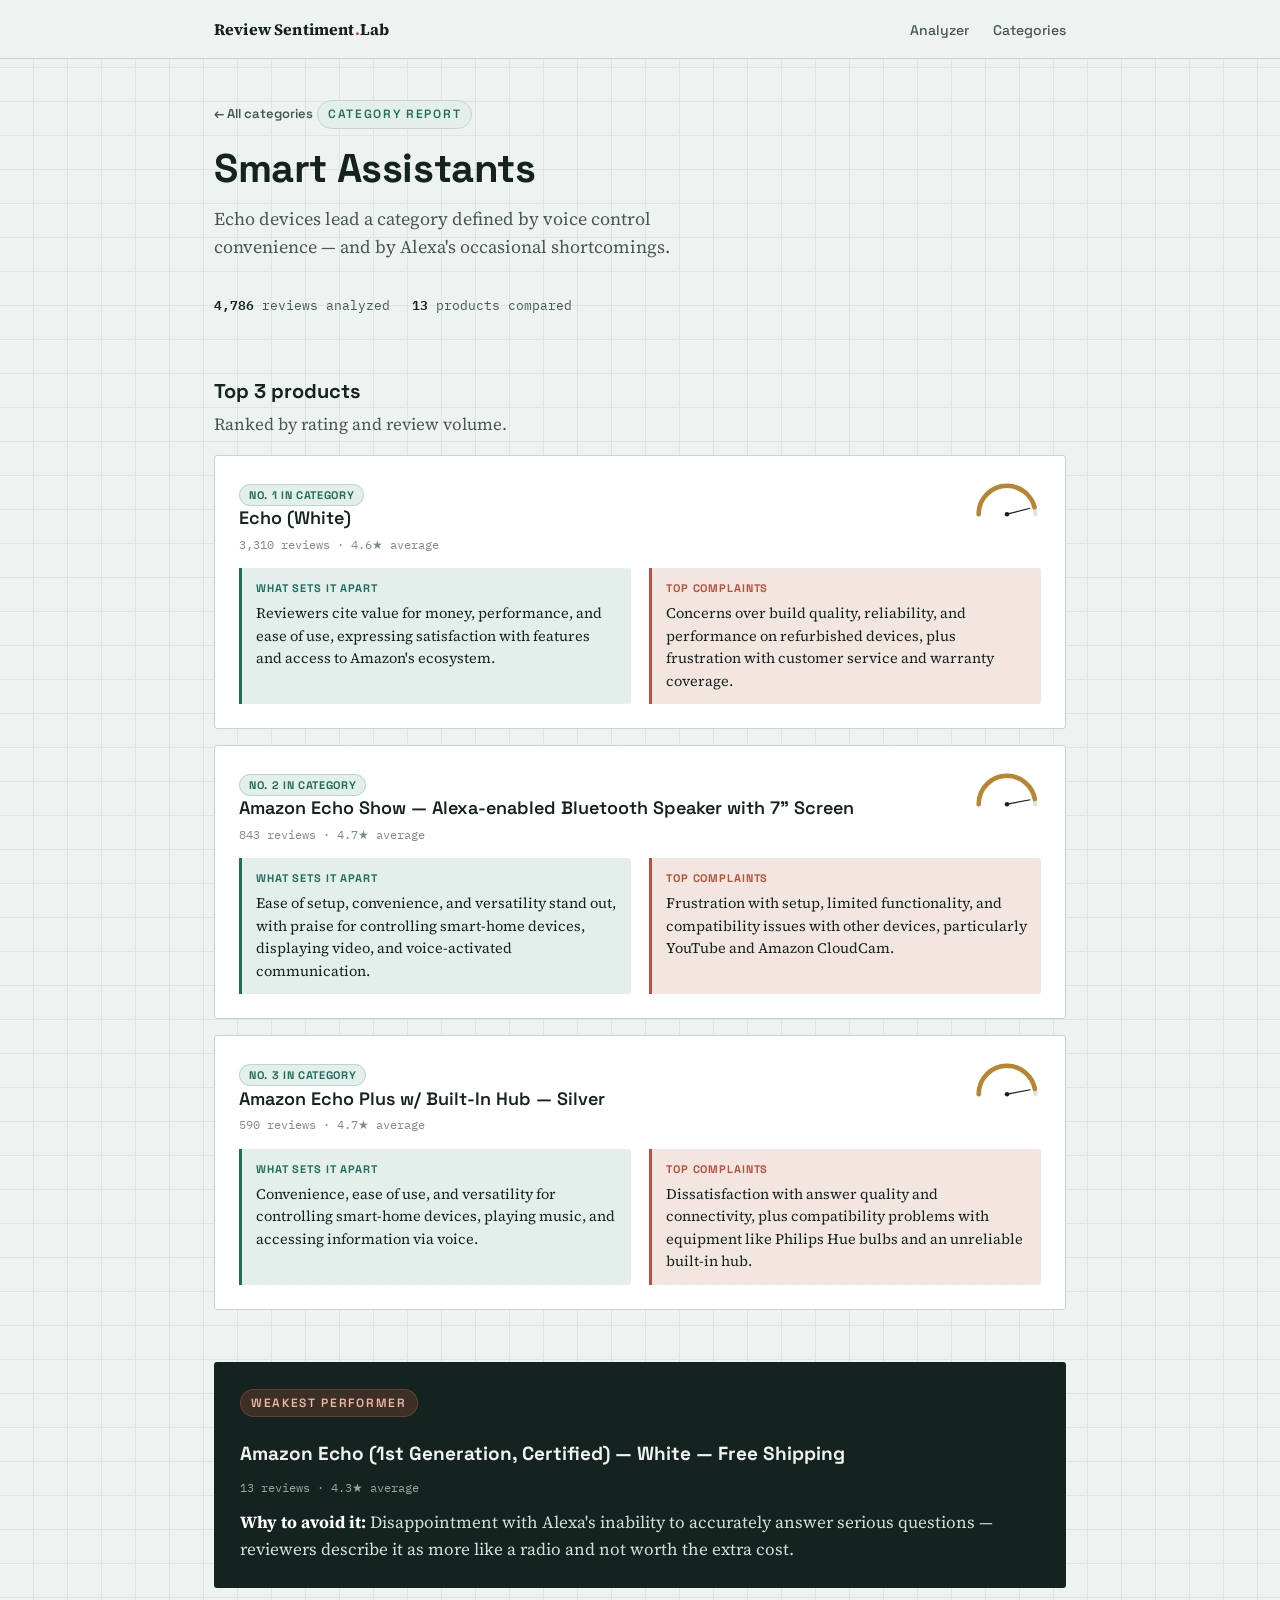
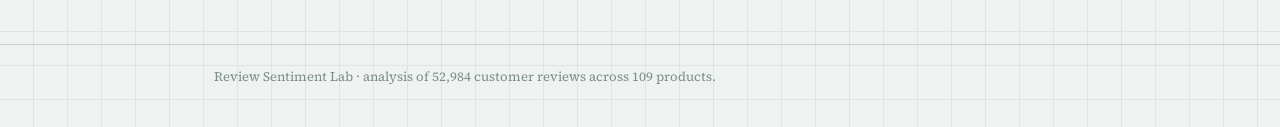
<file: 05_Deployment/Review Sentiment Lab v2/public/categories/smart-assistants.html>
<!doctype html>
<html lang="en">
<head>
<meta charset="utf-8" />
<title>Smart Assistants — Review Sentiment Lab</title>
<meta name="viewport" content="width=device-width, initial-scale=1" />
<meta name="description" content="What 4,786 customer reviews of smart assistants products really say — top-rated picks and common complaints." />
<link rel="stylesheet" href="../styles.css" />
</head>
<body>

  <div class="topbar">
    <div class="wrap">
      <div class="brand">Review Sentiment<span class="dot">.</span>Lab</div>
      <nav>
        <a href="../index.html#checker">Analyzer</a>
        <a href="../index.html#categories">Categories</a>
      </nav>
    </div>
  </div>

  <div class="wrap">
    <section class="cat-hero">
      <a class="back-link" href="../index.html#categories">&larr; All categories</a>
      <span class="eyebrow">Category report</span>
      <h1>Smart Assistants</h1>
      <p class="lede">Echo devices lead a category defined by voice control convenience — and by Alexa's occasional shortcomings.</p>
      <div class="cat-meta">
        <span><b>4,786</b> reviews analyzed</span>
        <span><b>13</b> products compared</span>
      </div>
    </section>

    <section style="padding: 28px 0 8px;">
      <h2 style="font-family:'Space Grotesk',sans-serif; font-size:20px; margin-bottom:4px;">Top 3 products</h2>
      <p style="color:var(--ink-soft); margin-top:0;">Ranked by rating and review volume.</p>

      <div class="product">
        <div class="product-head">
          <div>
            <span class="rank-badge">No. 1 in category</span>
            <div class="product-name">Echo (White)</div>
            <div class="product-meta">3,310 reviews · 4.6★ average</div>
          </div>
          <svg class="gauge" viewBox="0 0 120 70" aria-hidden="true">
            <path class="track" d="M10,60 A50,50 0 0 1 110,60"/>
            <path class="fill" d="M10,60 A50,50 0 0 1 110,60" stroke-dasharray="144.5 157.08"/>
            <line class="needle" x1="60" y1="60" x2="60" y2="18" style="transform: rotate(75.6deg)"/>
            <circle class="pivot" cx="60" cy="60" r="4"/>
          </svg>
        </div>
        <div class="two-col">
          <div class="note">
            <span class="note-label">What sets it apart</span>
            Reviewers cite value for money, performance, and ease of use, expressing satisfaction with features and access to Amazon's ecosystem.
          </div>
          <div class="note warn">
            <span class="note-label">Top complaints</span>
            Concerns over build quality, reliability, and performance on refurbished devices, plus frustration with customer service and warranty coverage.
          </div>
        </div>
      </div>

      <div class="product">
        <div class="product-head">
          <div>
            <span class="rank-badge">No. 2 in category</span>
            <div class="product-name">Amazon Echo Show — Alexa-enabled Bluetooth Speaker with 7" Screen</div>
            <div class="product-meta">843 reviews · 4.7★ average</div>
          </div>
          <svg class="gauge" viewBox="0 0 120 70" aria-hidden="true">
            <path class="track" d="M10,60 A50,50 0 0 1 110,60"/>
            <path class="fill" d="M10,60 A50,50 0 0 1 110,60" stroke-dasharray="147.7 157.08"/>
            <line class="needle" x1="60" y1="60" x2="60" y2="18" style="transform: rotate(79.2deg)"/>
            <circle class="pivot" cx="60" cy="60" r="4"/>
          </svg>
        </div>
        <div class="two-col">
          <div class="note">
            <span class="note-label">What sets it apart</span>
            Ease of setup, convenience, and versatility stand out, with praise for controlling smart-home devices, displaying video, and voice-activated communication.
          </div>
          <div class="note warn">
            <span class="note-label">Top complaints</span>
            Frustration with setup, limited functionality, and compatibility issues with other devices, particularly YouTube and Amazon CloudCam.
          </div>
        </div>
      </div>

      <div class="product">
        <div class="product-head">
          <div>
            <span class="rank-badge">No. 3 in category</span>
            <div class="product-name">Amazon Echo Plus w/ Built-In Hub — Silver</div>
            <div class="product-meta">590 reviews · 4.7★ average</div>
          </div>
          <svg class="gauge" viewBox="0 0 120 70" aria-hidden="true">
            <path class="track" d="M10,60 A50,50 0 0 1 110,60"/>
            <path class="fill" d="M10,60 A50,50 0 0 1 110,60" stroke-dasharray="147.7 157.08"/>
            <line class="needle" x1="60" y1="60" x2="60" y2="18" style="transform: rotate(79.2deg)"/>
            <circle class="pivot" cx="60" cy="60" r="4"/>
          </svg>
        </div>
        <div class="two-col">
          <div class="note">
            <span class="note-label">What sets it apart</span>
            Convenience, ease of use, and versatility for controlling smart-home devices, playing music, and accessing information via voice.
          </div>
          <div class="note warn">
            <span class="note-label">Top complaints</span>
            Dissatisfaction with answer quality and connectivity, plus compatibility problems with equipment like Philips Hue bulbs and an unreliable built-in hub.
          </div>
        </div>
      </div>
    </section>

    <section class="worst-block">
      <span class="eyebrow">Weakest performer</span>
      <h3>Amazon Echo (1st Generation, Certified) — White — Free Shipping</h3>
      <div class="product-meta">13 reviews · 4.3★ average</div>
      <p style="margin-top:12px;"><strong style="color:#fff;">Why to avoid it: </strong>Disappointment with Alexa's inability to accurately answer serious questions — reviewers describe it as more like a radio and not worth the extra cost.</p>
    </section>
  </div>

  <footer>
    <div class="wrap">Review Sentiment Lab · analysis of 52,984 customer reviews across 109 products.</div>
  </footer>

</body>
</html>
</file>
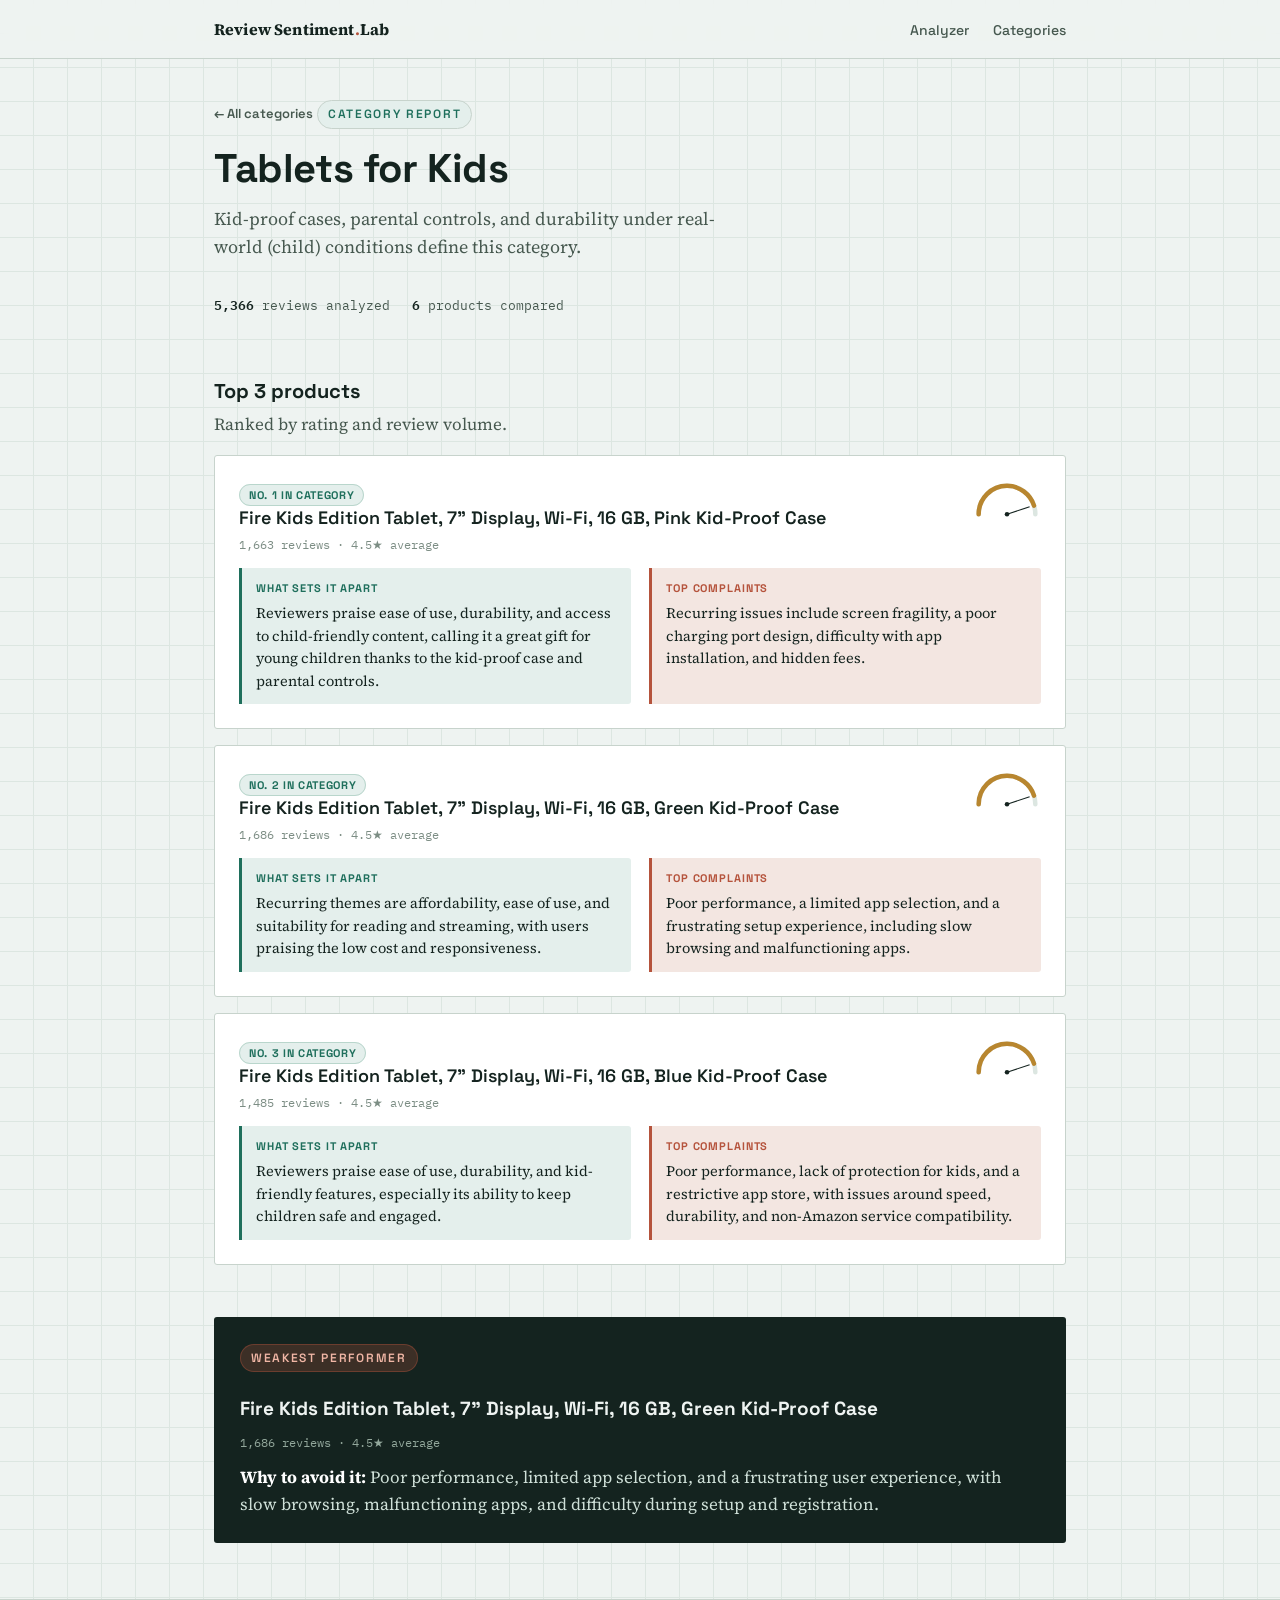
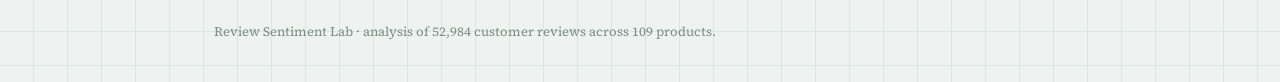
<file: 05_Deployment/Review Sentiment Lab v2/public/categories/tablets-for-kids.html>
<!doctype html>
<html lang="en">
<head>
<meta charset="utf-8" />
<title>Tablets for Kids — Review Sentiment Lab</title>
<meta name="viewport" content="width=device-width, initial-scale=1" />
<meta name="description" content="What 5,366 customer reviews of tablets for kids products really say — top-rated picks and common complaints." />
<link rel="stylesheet" href="../styles.css" />
</head>
<body>

  <div class="topbar">
    <div class="wrap">
      <div class="brand">Review Sentiment<span class="dot">.</span>Lab</div>
      <nav>
        <a href="../index.html#checker">Analyzer</a>
        <a href="../index.html#categories">Categories</a>
      </nav>
    </div>
  </div>

  <div class="wrap">
    <section class="cat-hero">
      <a class="back-link" href="../index.html#categories">&larr; All categories</a>
      <span class="eyebrow">Category report</span>
      <h1>Tablets for Kids</h1>
      <p class="lede">Kid-proof cases, parental controls, and durability under real-world (child) conditions define this category.</p>
      <div class="cat-meta">
        <span><b>5,366</b> reviews analyzed</span>
        <span><b>6</b> products compared</span>
      </div>
    </section>

    <section style="padding: 28px 0 8px;">
      <h2 style="font-family:'Space Grotesk',sans-serif; font-size:20px; margin-bottom:4px;">Top 3 products</h2>
      <p style="color:var(--ink-soft); margin-top:0;">Ranked by rating and review volume.</p>

      <div class="product">
        <div class="product-head">
          <div>
            <span class="rank-badge">No. 1 in category</span>
            <div class="product-name">Fire Kids Edition Tablet, 7" Display, Wi-Fi, 16 GB, Pink Kid-Proof Case</div>
            <div class="product-meta">1,663 reviews · 4.5★ average</div>
          </div>
          <svg class="gauge" viewBox="0 0 120 70" aria-hidden="true">
            <path class="track" d="M10,60 A50,50 0 0 1 110,60"/>
            <path class="fill" d="M10,60 A50,50 0 0 1 110,60" stroke-dasharray="141.4 157.08"/>
            <line class="needle" x1="60" y1="60" x2="60" y2="18" style="transform: rotate(72.0deg)"/>
            <circle class="pivot" cx="60" cy="60" r="4"/>
          </svg>
        </div>
        <div class="two-col">
          <div class="note">
            <span class="note-label">What sets it apart</span>
            Reviewers praise ease of use, durability, and access to child-friendly content, calling it a great gift for young children thanks to the kid-proof case and parental controls.
          </div>
          <div class="note warn">
            <span class="note-label">Top complaints</span>
            Recurring issues include screen fragility, a poor charging port design, difficulty with app installation, and hidden fees.
          </div>
        </div>
      </div>

      <div class="product">
        <div class="product-head">
          <div>
            <span class="rank-badge">No. 2 in category</span>
            <div class="product-name">Fire Kids Edition Tablet, 7" Display, Wi-Fi, 16 GB, Green Kid-Proof Case</div>
            <div class="product-meta">1,686 reviews · 4.5★ average</div>
          </div>
          <svg class="gauge" viewBox="0 0 120 70" aria-hidden="true">
            <path class="track" d="M10,60 A50,50 0 0 1 110,60"/>
            <path class="fill" d="M10,60 A50,50 0 0 1 110,60" stroke-dasharray="141.4 157.08"/>
            <line class="needle" x1="60" y1="60" x2="60" y2="18" style="transform: rotate(72.0deg)"/>
            <circle class="pivot" cx="60" cy="60" r="4"/>
          </svg>
        </div>
        <div class="two-col">
          <div class="note">
            <span class="note-label">What sets it apart</span>
            Recurring themes are affordability, ease of use, and suitability for reading and streaming, with users praising the low cost and responsiveness.
          </div>
          <div class="note warn">
            <span class="note-label">Top complaints</span>
            Poor performance, a limited app selection, and a frustrating setup experience, including slow browsing and malfunctioning apps.
          </div>
        </div>
      </div>

      <div class="product">
        <div class="product-head">
          <div>
            <span class="rank-badge">No. 3 in category</span>
            <div class="product-name">Fire Kids Edition Tablet, 7" Display, Wi-Fi, 16 GB, Blue Kid-Proof Case</div>
            <div class="product-meta">1,485 reviews · 4.5★ average</div>
          </div>
          <svg class="gauge" viewBox="0 0 120 70" aria-hidden="true">
            <path class="track" d="M10,60 A50,50 0 0 1 110,60"/>
            <path class="fill" d="M10,60 A50,50 0 0 1 110,60" stroke-dasharray="141.4 157.08"/>
            <line class="needle" x1="60" y1="60" x2="60" y2="18" style="transform: rotate(72.0deg)"/>
            <circle class="pivot" cx="60" cy="60" r="4"/>
          </svg>
        </div>
        <div class="two-col">
          <div class="note">
            <span class="note-label">What sets it apart</span>
            Reviewers praise ease of use, durability, and kid-friendly features, especially its ability to keep children safe and engaged.
          </div>
          <div class="note warn">
            <span class="note-label">Top complaints</span>
            Poor performance, lack of protection for kids, and a restrictive app store, with issues around speed, durability, and non-Amazon service compatibility.
          </div>
        </div>
      </div>
    </section>

    <section class="worst-block">
      <span class="eyebrow">Weakest performer</span>
      <h3>Fire Kids Edition Tablet, 7" Display, Wi-Fi, 16 GB, Green Kid-Proof Case</h3>
      <div class="product-meta">1,686 reviews · 4.5★ average</div>
      <p style="margin-top:12px;"><strong style="color:#fff;">Why to avoid it: </strong>Poor performance, limited app selection, and a frustrating user experience, with slow browsing, malfunctioning apps, and difficulty during setup and registration.</p>
    </section>
  </div>

  <footer>
    <div class="wrap">Review Sentiment Lab · analysis of 52,984 customer reviews across 109 products.</div>
  </footer>

</body>
</html>
</file>
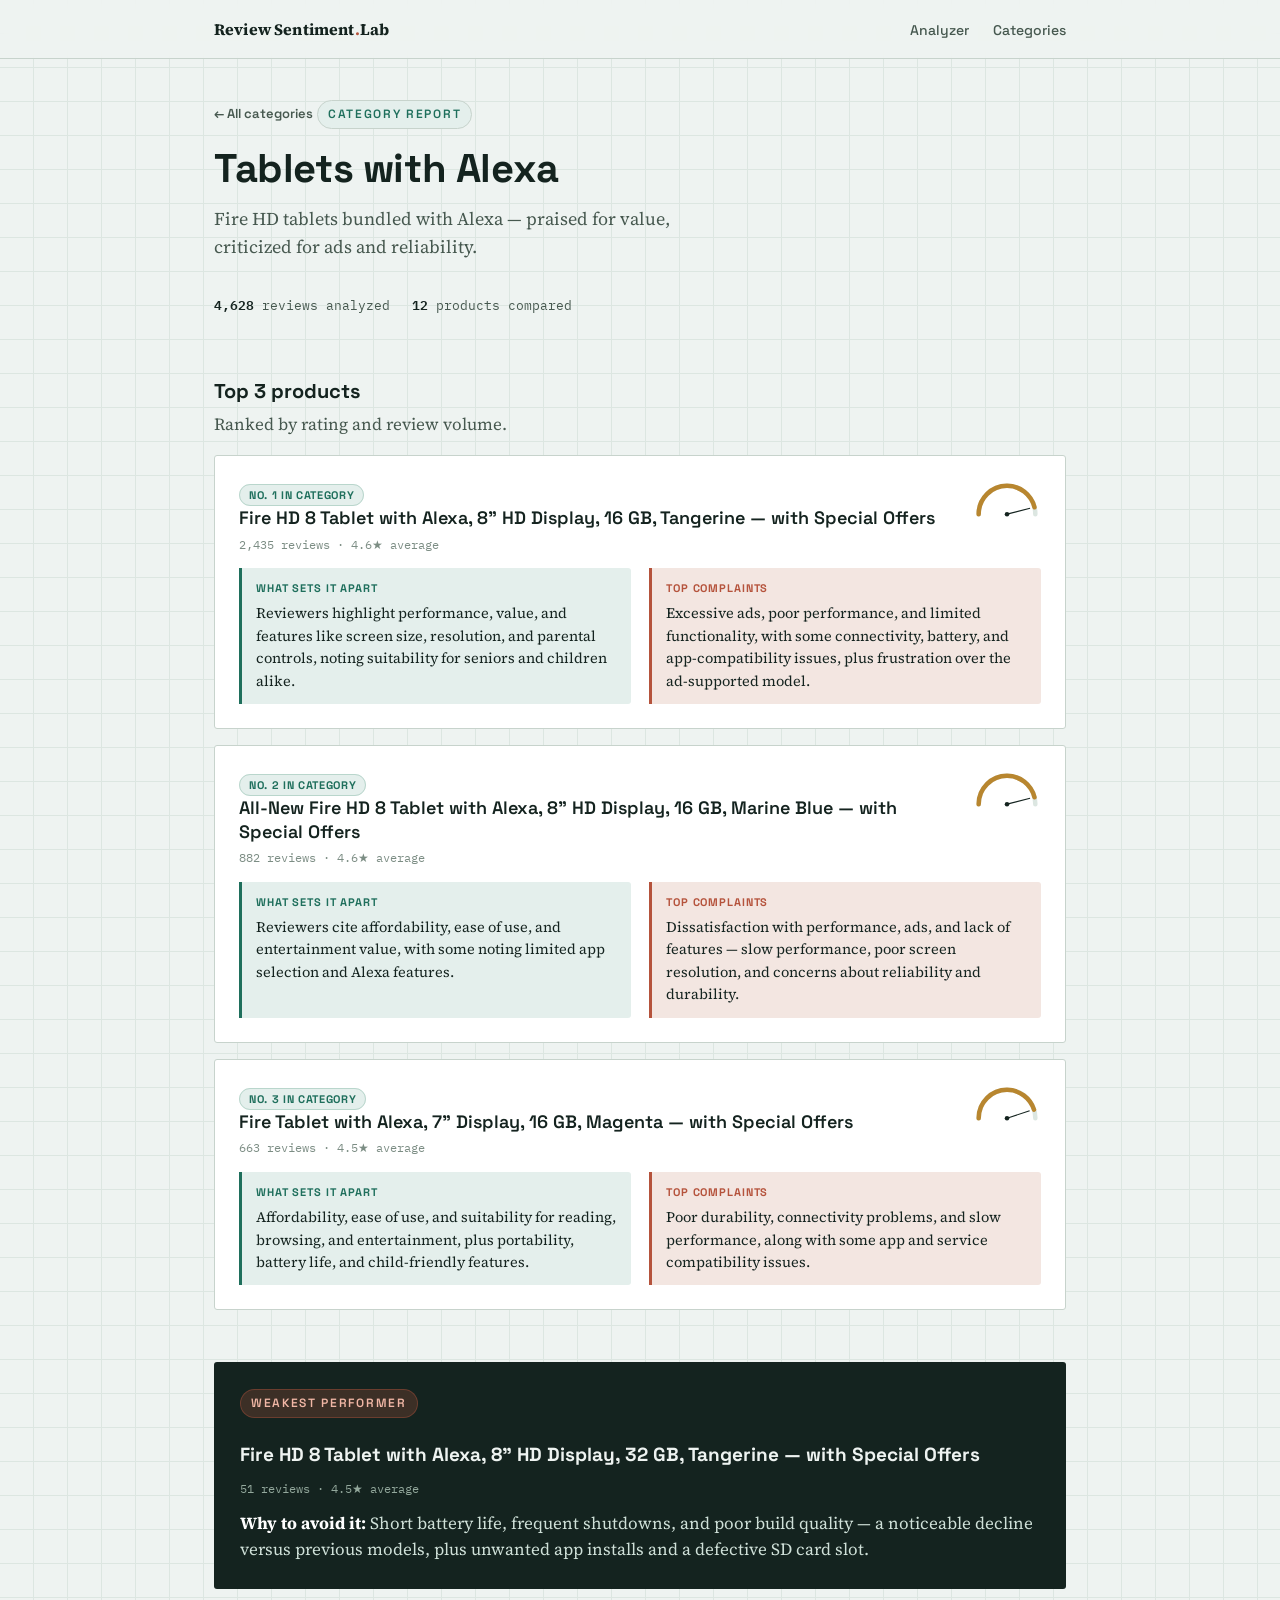
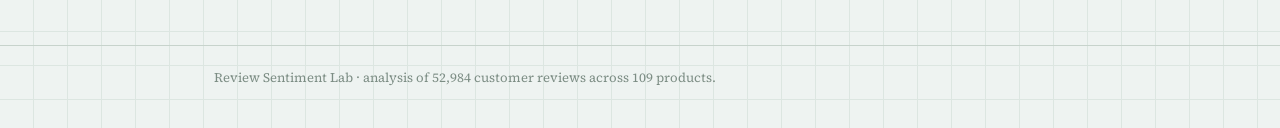
<file: 05_Deployment/Review Sentiment Lab v2/public/categories/tablets-with-alexa.html>
<!doctype html>
<html lang="en">
<head>
<meta charset="utf-8" />
<title>Tablets with Alexa — Review Sentiment Lab</title>
<meta name="viewport" content="width=device-width, initial-scale=1" />
<meta name="description" content="What 4,628 customer reviews of tablets with alexa products really say — top-rated picks and common complaints." />
<link rel="stylesheet" href="../styles.css" />
</head>
<body>

  <div class="topbar">
    <div class="wrap">
      <div class="brand">Review Sentiment<span class="dot">.</span>Lab</div>
      <nav>
        <a href="../index.html#checker">Analyzer</a>
        <a href="../index.html#categories">Categories</a>
      </nav>
    </div>
  </div>

  <div class="wrap">
    <section class="cat-hero">
      <a class="back-link" href="../index.html#categories">&larr; All categories</a>
      <span class="eyebrow">Category report</span>
      <h1>Tablets with Alexa</h1>
      <p class="lede">Fire HD tablets bundled with Alexa — praised for value, criticized for ads and reliability.</p>
      <div class="cat-meta">
        <span><b>4,628</b> reviews analyzed</span>
        <span><b>12</b> products compared</span>
      </div>
    </section>

    <section style="padding: 28px 0 8px;">
      <h2 style="font-family:'Space Grotesk',sans-serif; font-size:20px; margin-bottom:4px;">Top 3 products</h2>
      <p style="color:var(--ink-soft); margin-top:0;">Ranked by rating and review volume.</p>

      <div class="product">
        <div class="product-head">
          <div>
            <span class="rank-badge">No. 1 in category</span>
            <div class="product-name">Fire HD 8 Tablet with Alexa, 8" HD Display, 16 GB, Tangerine — with Special Offers</div>
            <div class="product-meta">2,435 reviews · 4.6★ average</div>
          </div>
          <svg class="gauge" viewBox="0 0 120 70" aria-hidden="true">
            <path class="track" d="M10,60 A50,50 0 0 1 110,60"/>
            <path class="fill" d="M10,60 A50,50 0 0 1 110,60" stroke-dasharray="144.5 157.08"/>
            <line class="needle" x1="60" y1="60" x2="60" y2="18" style="transform: rotate(75.6deg)"/>
            <circle class="pivot" cx="60" cy="60" r="4"/>
          </svg>
        </div>
        <div class="two-col">
          <div class="note">
            <span class="note-label">What sets it apart</span>
            Reviewers highlight performance, value, and features like screen size, resolution, and parental controls, noting suitability for seniors and children alike.
          </div>
          <div class="note warn">
            <span class="note-label">Top complaints</span>
            Excessive ads, poor performance, and limited functionality, with some connectivity, battery, and app-compatibility issues, plus frustration over the ad-supported model.
          </div>
        </div>
      </div>

      <div class="product">
        <div class="product-head">
          <div>
            <span class="rank-badge">No. 2 in category</span>
            <div class="product-name">All-New Fire HD 8 Tablet with Alexa, 8" HD Display, 16 GB, Marine Blue — with Special Offers</div>
            <div class="product-meta">882 reviews · 4.6★ average</div>
          </div>
          <svg class="gauge" viewBox="0 0 120 70" aria-hidden="true">
            <path class="track" d="M10,60 A50,50 0 0 1 110,60"/>
            <path class="fill" d="M10,60 A50,50 0 0 1 110,60" stroke-dasharray="144.5 157.08"/>
            <line class="needle" x1="60" y1="60" x2="60" y2="18" style="transform: rotate(75.6deg)"/>
            <circle class="pivot" cx="60" cy="60" r="4"/>
          </svg>
        </div>
        <div class="two-col">
          <div class="note">
            <span class="note-label">What sets it apart</span>
            Reviewers cite affordability, ease of use, and entertainment value, with some noting limited app selection and Alexa features.
          </div>
          <div class="note warn">
            <span class="note-label">Top complaints</span>
            Dissatisfaction with performance, ads, and lack of features — slow performance, poor screen resolution, and concerns about reliability and durability.
          </div>
        </div>
      </div>

      <div class="product">
        <div class="product-head">
          <div>
            <span class="rank-badge">No. 3 in category</span>
            <div class="product-name">Fire Tablet with Alexa, 7" Display, 16 GB, Magenta — with Special Offers</div>
            <div class="product-meta">663 reviews · 4.5★ average</div>
          </div>
          <svg class="gauge" viewBox="0 0 120 70" aria-hidden="true">
            <path class="track" d="M10,60 A50,50 0 0 1 110,60"/>
            <path class="fill" d="M10,60 A50,50 0 0 1 110,60" stroke-dasharray="141.4 157.08"/>
            <line class="needle" x1="60" y1="60" x2="60" y2="18" style="transform: rotate(72.0deg)"/>
            <circle class="pivot" cx="60" cy="60" r="4"/>
          </svg>
        </div>
        <div class="two-col">
          <div class="note">
            <span class="note-label">What sets it apart</span>
            Affordability, ease of use, and suitability for reading, browsing, and entertainment, plus portability, battery life, and child-friendly features.
          </div>
          <div class="note warn">
            <span class="note-label">Top complaints</span>
            Poor durability, connectivity problems, and slow performance, along with some app and service compatibility issues.
          </div>
        </div>
      </div>
    </section>

    <section class="worst-block">
      <span class="eyebrow">Weakest performer</span>
      <h3>Fire HD 8 Tablet with Alexa, 8" HD Display, 32 GB, Tangerine — with Special Offers</h3>
      <div class="product-meta">51 reviews · 4.5★ average</div>
      <p style="margin-top:12px;"><strong style="color:#fff;">Why to avoid it: </strong>Short battery life, frequent shutdowns, and poor build quality — a noticeable decline versus previous models, plus unwanted app installs and a defective SD card slot.</p>
    </section>
  </div>

  <footer>
    <div class="wrap">Review Sentiment Lab · analysis of 52,984 customer reviews across 109 products.</div>
  </footer>

</body>
</html>
</file>
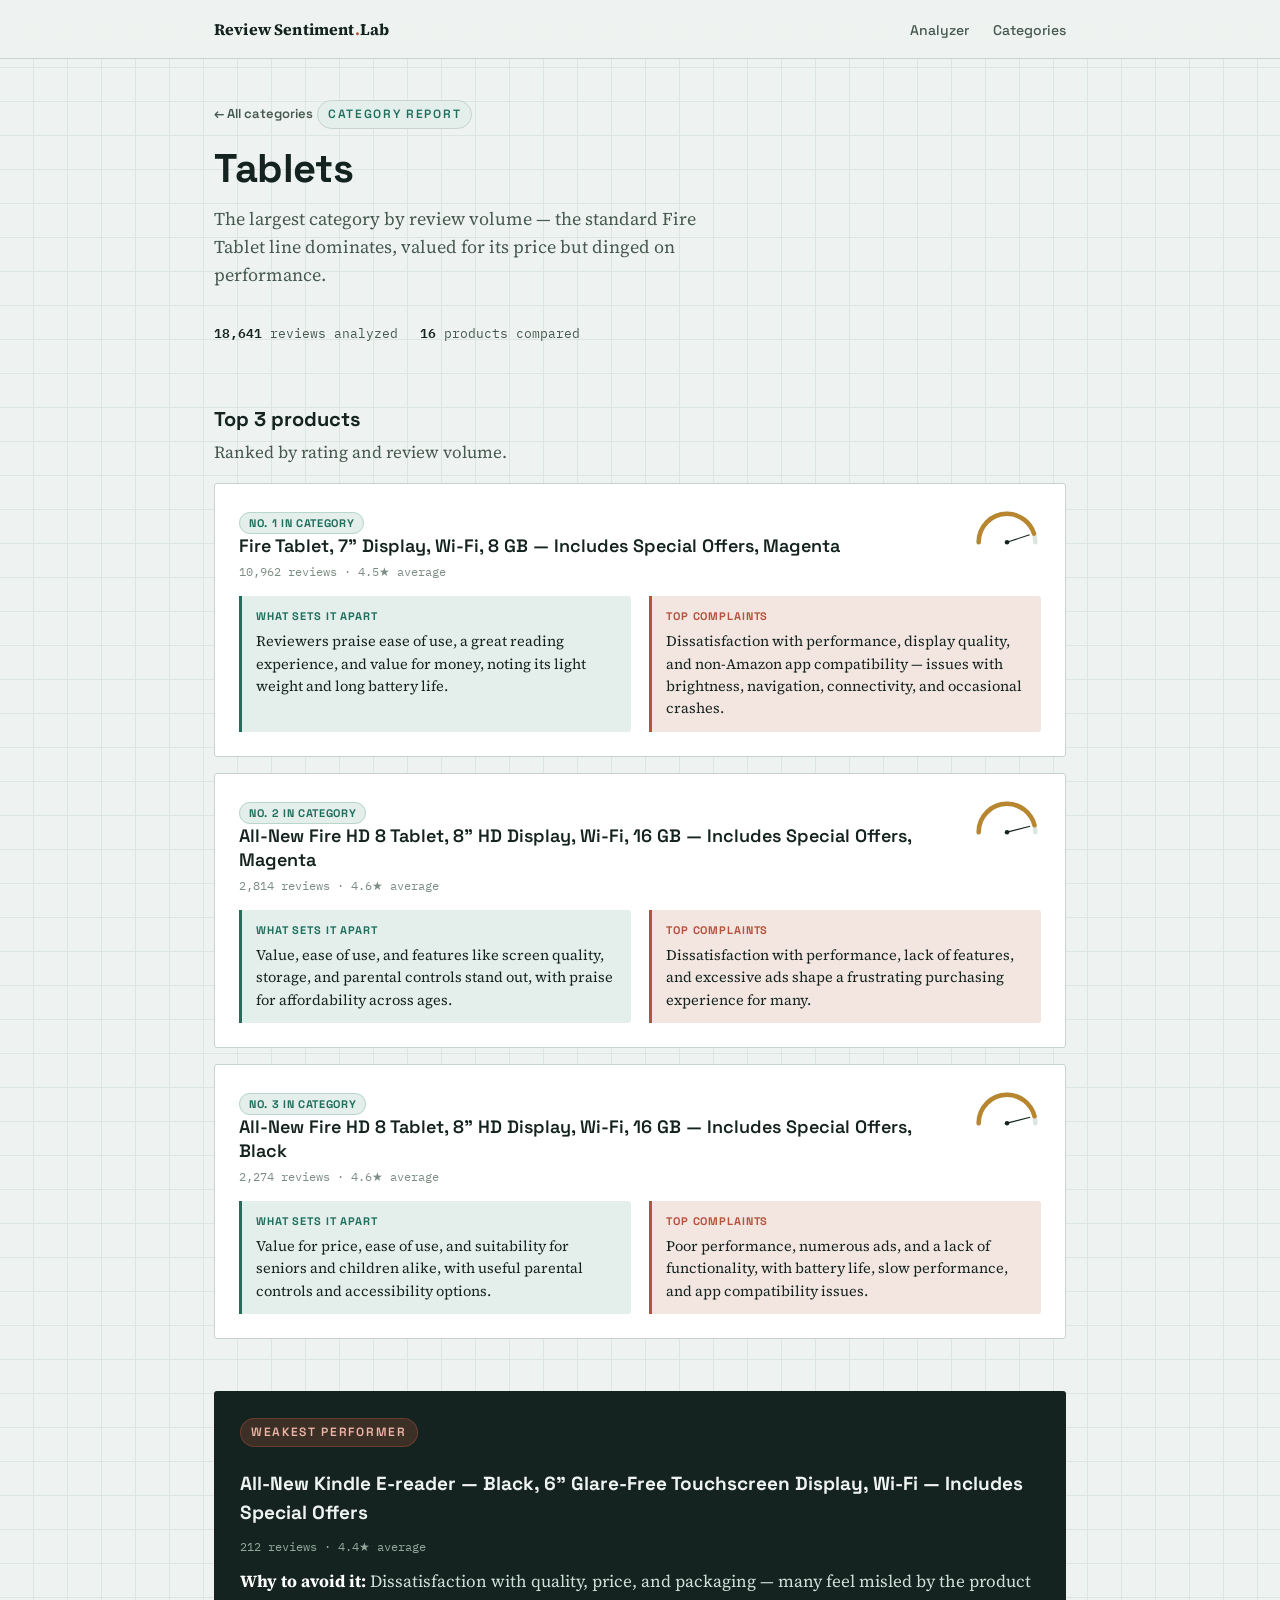
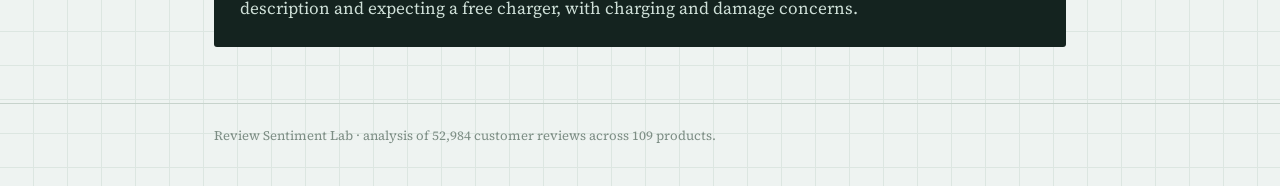
<file: 05_Deployment/Review Sentiment Lab v2/public/categories/tablets.html>
<!doctype html>
<html lang="en">
<head>
<meta charset="utf-8" />
<title>Tablets — Review Sentiment Lab</title>
<meta name="viewport" content="width=device-width, initial-scale=1" />
<meta name="description" content="What 18,641 customer reviews of tablets products really say — top-rated picks and common complaints." />
<link rel="stylesheet" href="../styles.css" />
</head>
<body>

  <div class="topbar">
    <div class="wrap">
      <div class="brand">Review Sentiment<span class="dot">.</span>Lab</div>
      <nav>
        <a href="../index.html#checker">Analyzer</a>
        <a href="../index.html#categories">Categories</a>
      </nav>
    </div>
  </div>

  <div class="wrap">
    <section class="cat-hero">
      <a class="back-link" href="../index.html#categories">&larr; All categories</a>
      <span class="eyebrow">Category report</span>
      <h1>Tablets</h1>
      <p class="lede">The largest category by review volume — the standard Fire Tablet line dominates, valued for its price but dinged on performance.</p>
      <div class="cat-meta">
        <span><b>18,641</b> reviews analyzed</span>
        <span><b>16</b> products compared</span>
      </div>
    </section>

    <section style="padding: 28px 0 8px;">
      <h2 style="font-family:'Space Grotesk',sans-serif; font-size:20px; margin-bottom:4px;">Top 3 products</h2>
      <p style="color:var(--ink-soft); margin-top:0;">Ranked by rating and review volume.</p>

      <div class="product">
        <div class="product-head">
          <div>
            <span class="rank-badge">No. 1 in category</span>
            <div class="product-name">Fire Tablet, 7" Display, Wi-Fi, 8 GB — Includes Special Offers, Magenta</div>
            <div class="product-meta">10,962 reviews · 4.5★ average</div>
          </div>
          <svg class="gauge" viewBox="0 0 120 70" aria-hidden="true">
            <path class="track" d="M10,60 A50,50 0 0 1 110,60"/>
            <path class="fill" d="M10,60 A50,50 0 0 1 110,60" stroke-dasharray="141.4 157.08"/>
            <line class="needle" x1="60" y1="60" x2="60" y2="18" style="transform: rotate(72.0deg)"/>
            <circle class="pivot" cx="60" cy="60" r="4"/>
          </svg>
        </div>
        <div class="two-col">
          <div class="note">
            <span class="note-label">What sets it apart</span>
            Reviewers praise ease of use, a great reading experience, and value for money, noting its light weight and long battery life.
          </div>
          <div class="note warn">
            <span class="note-label">Top complaints</span>
            Dissatisfaction with performance, display quality, and non-Amazon app compatibility — issues with brightness, navigation, connectivity, and occasional crashes.
          </div>
        </div>
      </div>

      <div class="product">
        <div class="product-head">
          <div>
            <span class="rank-badge">No. 2 in category</span>
            <div class="product-name">All-New Fire HD 8 Tablet, 8" HD Display, Wi-Fi, 16 GB — Includes Special Offers, Magenta</div>
            <div class="product-meta">2,814 reviews · 4.6★ average</div>
          </div>
          <svg class="gauge" viewBox="0 0 120 70" aria-hidden="true">
            <path class="track" d="M10,60 A50,50 0 0 1 110,60"/>
            <path class="fill" d="M10,60 A50,50 0 0 1 110,60" stroke-dasharray="144.5 157.08"/>
            <line class="needle" x1="60" y1="60" x2="60" y2="18" style="transform: rotate(75.6deg)"/>
            <circle class="pivot" cx="60" cy="60" r="4"/>
          </svg>
        </div>
        <div class="two-col">
          <div class="note">
            <span class="note-label">What sets it apart</span>
            Value, ease of use, and features like screen quality, storage, and parental controls stand out, with praise for affordability across ages.
          </div>
          <div class="note warn">
            <span class="note-label">Top complaints</span>
            Dissatisfaction with performance, lack of features, and excessive ads shape a frustrating purchasing experience for many.
          </div>
        </div>
      </div>

      <div class="product">
        <div class="product-head">
          <div>
            <span class="rank-badge">No. 3 in category</span>
            <div class="product-name">All-New Fire HD 8 Tablet, 8" HD Display, Wi-Fi, 16 GB — Includes Special Offers, Black</div>
            <div class="product-meta">2,274 reviews · 4.6★ average</div>
          </div>
          <svg class="gauge" viewBox="0 0 120 70" aria-hidden="true">
            <path class="track" d="M10,60 A50,50 0 0 1 110,60"/>
            <path class="fill" d="M10,60 A50,50 0 0 1 110,60" stroke-dasharray="144.5 157.08"/>
            <line class="needle" x1="60" y1="60" x2="60" y2="18" style="transform: rotate(75.6deg)"/>
            <circle class="pivot" cx="60" cy="60" r="4"/>
          </svg>
        </div>
        <div class="two-col">
          <div class="note">
            <span class="note-label">What sets it apart</span>
            Value for price, ease of use, and suitability for seniors and children alike, with useful parental controls and accessibility options.
          </div>
          <div class="note warn">
            <span class="note-label">Top complaints</span>
            Poor performance, numerous ads, and a lack of functionality, with battery life, slow performance, and app compatibility issues.
          </div>
        </div>
      </div>
    </section>

    <section class="worst-block">
      <span class="eyebrow">Weakest performer</span>
      <h3>All-New Kindle E-reader — Black, 6" Glare-Free Touchscreen Display, Wi-Fi — Includes Special Offers</h3>
      <div class="product-meta">212 reviews · 4.4★ average</div>
      <p style="margin-top:12px;"><strong style="color:#fff;">Why to avoid it: </strong>Dissatisfaction with quality, price, and packaging — many feel misled by the product description and expecting a free charger, with charging and damage concerns.</p>
    </section>
  </div>

  <footer>
    <div class="wrap">Review Sentiment Lab · analysis of 52,984 customer reviews across 109 products.</div>
  </footer>

</body>
</html>
</file>
<file: 05_Deployment/Review Sentiment Lab v2/public/styles.css>
/* ============================================================
   Review Sentiment Lab — design tokens
   Palette:  paper #EEF3F1 · paper-2 #E4ECE8 · ink #14231F
             ink-soft #46584F · teal #1F6F5C (positive)
             sienna #B5533C (complaints) · gold #D4A24C (rating)
             line #C7D3CC
   Type: Space Grotesk (display/nav), Source Serif 4 (body),
         IBM Plex Mono (stats & data)
   ============================================================ */

@import url('https://fonts.googleapis.com/css2?family=Space+Grotesk:wght@500;600;700&family=Source+Serif+4:ital,opsz,wght@0,8..60,400;0,8..60,500;0,8..60,600;1,8..60,400&family=IBM+Plex+Mono:wght@400;500;600&display=swap');

:root {
  --paper: #EEF3F1;
  --paper-2: #E4ECE8;
  --paper-3: #DCE6E1;
  --ink: #14231F;
  --ink-soft: #46584F;
  --ink-faint: #7C8D84;
  --teal: #1F6F5C;
  --teal-soft: #E4EFEC;
  --sienna: #B5533C;
  --sienna-soft: #F3E6E1;
  --gold: #B8862F;
  --line: #C7D3CC;
  --radius: 3px;
  --shadow: 0 1px 0 rgba(20, 35, 31, 0.06);
}

* { box-sizing: border-box; }

html { scroll-behavior: smooth; }

body {
  margin: 0;
  background: var(--paper);
  color: var(--ink);
  font-family: 'Source Serif 4', Georgia, serif;
  font-size: 17px;
  line-height: 1.55;
  -webkit-font-smoothing: antialiased;
}

/* subtle graph-paper texture on the body */
body {
  background-image:
    linear-gradient(var(--paper-3) 1px, transparent 1px),
    linear-gradient(90deg, var(--paper-3) 1px, transparent 1px);
  background-size: 34px 34px;
  background-position: -1px -1px;
}

a { color: var(--teal); text-decoration: none; }
a:hover { text-decoration: underline; }
a:focus-visible, button:focus-visible, textarea:focus-visible {
  outline: 2px solid var(--teal);
  outline-offset: 2px;
}

h1, h2, h3, .eyebrow, nav, .mono, button {
  font-family: 'Space Grotesk', system-ui, sans-serif;
}

.mono, .stat, .count { font-family: 'IBM Plex Mono', ui-monospace, monospace; }

.wrap {
  max-width: 900px;
  margin: 0 auto;
  padding: 0 24px;
}

/* ---------------- top bar ---------------- */
.topbar {
  border-bottom: 1px solid var(--line);
  background: rgba(238, 243, 241, 0.88);
  backdrop-filter: saturate(140%) blur(6px);
  position: sticky;
  top: 0;
  z-index: 10;
}
.topbar .wrap {
  display: flex;
  align-items: baseline;
  justify-content: space-between;
  padding-top: 16px;
  padding-bottom: 16px;
}
.brand {
  font-weight: 700;
  font-size: 16px;
  letter-spacing: 0.01em;
  color: var(--ink);
}
.brand .dot { color: var(--sienna); }
.topbar nav a {
  color: var(--ink-soft);
  font-size: 14px;
  margin-left: 20px;
  font-weight: 500;
}
.topbar nav a:hover { color: var(--teal); }

/* ---------------- hero / checker ---------------- */
.hero { padding: 64px 0 40px; }
.eyebrow {
  display: inline-block;
  font-size: 12px;
  font-weight: 600;
  letter-spacing: 0.14em;
  text-transform: uppercase;
  color: var(--teal);
  background: var(--teal-soft);
  border: 1px solid var(--line);
  padding: 4px 10px;
  border-radius: 999px;
  margin-bottom: 18px;
}
h1 {
  font-size: 40px;
  line-height: 1.1;
  font-weight: 700;
  margin: 0 0 14px;
  letter-spacing: -0.01em;
}
.lede {
  color: var(--ink-soft);
  font-size: 18px;
  max-width: 56ch;
  margin: 0 0 34px;
}

.checker {
  background: #fff;
  border: 1px solid var(--line);
  border-radius: var(--radius);
  padding: 22px;
  box-shadow: var(--shadow);
}
.checker label {
  display: block;
  font-family: 'Space Grotesk', sans-serif;
  font-size: 12px;
  font-weight: 600;
  letter-spacing: 0.08em;
  text-transform: uppercase;
  color: var(--ink-faint);
  margin-bottom: 10px;
}
textarea {
  width: 100%;
  min-height: 110px;
  font: 16px/1.5 'Source Serif 4', Georgia, serif;
  padding: 12px;
  border: 1px solid var(--line);
  border-radius: var(--radius);
  background: var(--paper);
  resize: vertical;
}
textarea:focus { border-color: var(--teal); }

.checker-footer {
  display: flex;
  align-items: center;
  justify-content: space-between;
  margin-top: 14px;
}
button#submit {
  padding: 11px 22px;
  font-size: 14px;
  font-weight: 600;
  letter-spacing: 0.02em;
  cursor: pointer;
  border: 1px solid var(--ink);
  background: var(--ink);
  color: var(--paper);
  border-radius: var(--radius);
  transition: background 0.15s ease, transform 0.1s ease;
}
button#submit:hover { background: #24382f; }
button#submit:active { transform: translateY(1px); }
button#submit:disabled { opacity: 0.55; cursor: progress; }

.hint { font-size: 13px; color: var(--ink-faint); }

#result {
  margin-top: 18px;
  padding: 16px 18px;
  border-radius: var(--radius);
  border: 1px solid var(--line);
  display: none;
}
#result.positive { background: var(--teal-soft); border-color: #b9d6cc; }
#result.neutral  { background: #FBF3E3; border-color: #e6d3a6; }
#result.negative { background: var(--sienna-soft); border-color: #e0bcae; }
#result strong { font-family: 'Space Grotesk', sans-serif; text-transform: capitalize; }
.scores { font-size: 13px; color: var(--ink-soft); margin-top: 8px; font-family: 'IBM Plex Mono', monospace; }

/* ---------------- categories section ---------------- */
.section-head {
  padding: 56px 0 20px;
  border-top: 1px solid var(--line);
  margin-top: 48px;
}
.section-head h2 {
  font-size: 26px;
  margin: 0 0 8px;
  letter-spacing: -0.01em;
}
.section-head p {
  color: var(--ink-soft);
  margin: 0;
  max-width: 60ch;
}

.grid {
  display: grid;
  grid-template-columns: repeat(2, 1fr);
  gap: 16px;
  padding-bottom: 72px;
}
@media (max-width: 640px) {
  .grid { grid-template-columns: 1fr; }
}

.card {
  background: #fff;
  border: 1px solid var(--line);
  border-radius: var(--radius);
  padding: 20px;
  display: flex;
  flex-direction: column;
  gap: 12px;
  transition: border-color 0.15s ease, transform 0.15s ease;
}
.card:hover {
  border-color: var(--teal);
  transform: translateY(-2px);
}
a.card { text-decoration: none; color: inherit; }

.card-top {
  display: flex;
  align-items: flex-start;
  justify-content: space-between;
  gap: 12px;
}
.card-title {
  font-family: 'Space Grotesk', sans-serif;
  font-weight: 600;
  font-size: 17px;
  color: var(--ink);
  line-height: 1.3;
}
.card-stats {
  font-size: 12px;
  color: var(--ink-faint);
  margin-top: 4px;
}
.card-stats .stat { color: var(--ink-soft); }

.card-lead {
  font-size: 12px;
  text-transform: uppercase;
  letter-spacing: 0.08em;
  color: var(--ink-faint);
  font-family: 'Space Grotesk', sans-serif;
  font-weight: 600;
}
.card-product {
  font-size: 15px;
  color: var(--ink);
}
.card-teaser {
  font-size: 14px;
  color: var(--ink-soft);
  line-height: 1.5;
}

.card-foot {
  display: flex;
  align-items: center;
  justify-content: space-between;
  margin-top: auto;
  padding-top: 10px;
  border-top: 1px dashed var(--line);
}
.view-link {
  font-family: 'Space Grotesk', sans-serif;
  font-size: 13px;
  font-weight: 600;
  color: var(--teal);
}
a.card:hover .view-link { text-decoration: underline; }

/* ---------------- gauge (signature element) ---------------- */
.gauge {
  width: 68px;
  height: 40px;
  flex-shrink: 0;
}
.gauge .track { fill: none; stroke: var(--paper-3); stroke-width: 8; stroke-linecap: round; }
.gauge .fill  { fill: none; stroke: var(--gold); stroke-width: 8; stroke-linecap: round; }
.gauge .pivot { fill: var(--ink); }
.gauge .needle { stroke: var(--ink); stroke-width: 2; transform-origin: 60px 60px; }
.gauge-label {
  font-family: 'IBM Plex Mono', monospace;
  font-size: 11px;
  text-anchor: middle;
  fill: var(--ink-soft);
}

/* ---------------- footer ---------------- */
footer {
  border-top: 1px solid var(--line);
  padding: 22px 0 40px;
  font-size: 13px;
  color: var(--ink-faint);
}

/* ================= category detail page ================= */
.back-link {
  display: inline-flex;
  align-items: center;
  gap: 6px;
  font-family: 'Space Grotesk', sans-serif;
  font-size: 13px;
  font-weight: 600;
  color: var(--ink-soft);
  margin-bottom: 22px;
}
.back-link:hover { color: var(--teal); }

.cat-hero { padding: 40px 0 8px; }
.cat-meta {
  display: flex;
  gap: 22px;
  flex-wrap: wrap;
  margin: 18px 0 8px;
  font-family: 'IBM Plex Mono', monospace;
  font-size: 13px;
  color: var(--ink-soft);
}
.cat-meta b { color: var(--ink); font-weight: 600; }

.rank-badge {
  font-family: 'Space Grotesk', sans-serif;
  font-size: 11px;
  font-weight: 700;
  letter-spacing: 0.06em;
  text-transform: uppercase;
  color: var(--teal);
  background: var(--teal-soft);
  border: 1px solid #b9d6cc;
  border-radius: 999px;
  padding: 3px 9px;
}

.product {
  background: #fff;
  border: 1px solid var(--line);
  border-radius: var(--radius);
  padding: 24px;
  margin-bottom: 16px;
}
.product-head {
  display: flex;
  justify-content: space-between;
  align-items: flex-start;
  gap: 16px;
  margin-bottom: 14px;
}
.product-name {
  font-family: 'Space Grotesk', sans-serif;
  font-weight: 600;
  font-size: 18px;
  line-height: 1.3;
}
.product-meta {
  font-family: 'IBM Plex Mono', monospace;
  font-size: 12px;
  color: var(--ink-faint);
  margin-top: 6px;
}

.two-col {
  display: grid;
  grid-template-columns: 1fr 1fr;
  gap: 18px;
  margin-top: 10px;
}
@media (max-width: 640px) {
  .two-col { grid-template-columns: 1fr; }
}
.note {
  border-left: 3px solid var(--teal);
  background: var(--teal-soft);
  padding: 12px 14px;
  border-radius: 0 var(--radius) var(--radius) 0;
  font-size: 14.5px;
}
.note.warn {
  border-left-color: var(--sienna);
  background: var(--sienna-soft);
}
.note .note-label {
  display: block;
  font-family: 'Space Grotesk', sans-serif;
  font-size: 11px;
  font-weight: 700;
  letter-spacing: 0.08em;
  text-transform: uppercase;
  margin-bottom: 5px;
  color: var(--teal);
}
.note.warn .note-label { color: var(--sienna); }

.worst-block {
  background: var(--ink);
  color: var(--paper);
  border-radius: var(--radius);
  padding: 26px;
  margin: 28px 0 56px;
}
.worst-block .eyebrow {
  background: rgba(181, 83, 60, 0.25);
  border-color: rgba(181, 83, 60, 0.4);
  color: #f0b6a5;
}
.worst-block h3 {
  font-family: 'Space Grotesk', sans-serif;
  font-size: 19px;
  margin: 4px 0 10px;
}
.worst-block p { color: #cfe0d8; margin: 0; }
.worst-block .product-meta { color: #93a89c; }
</file>
